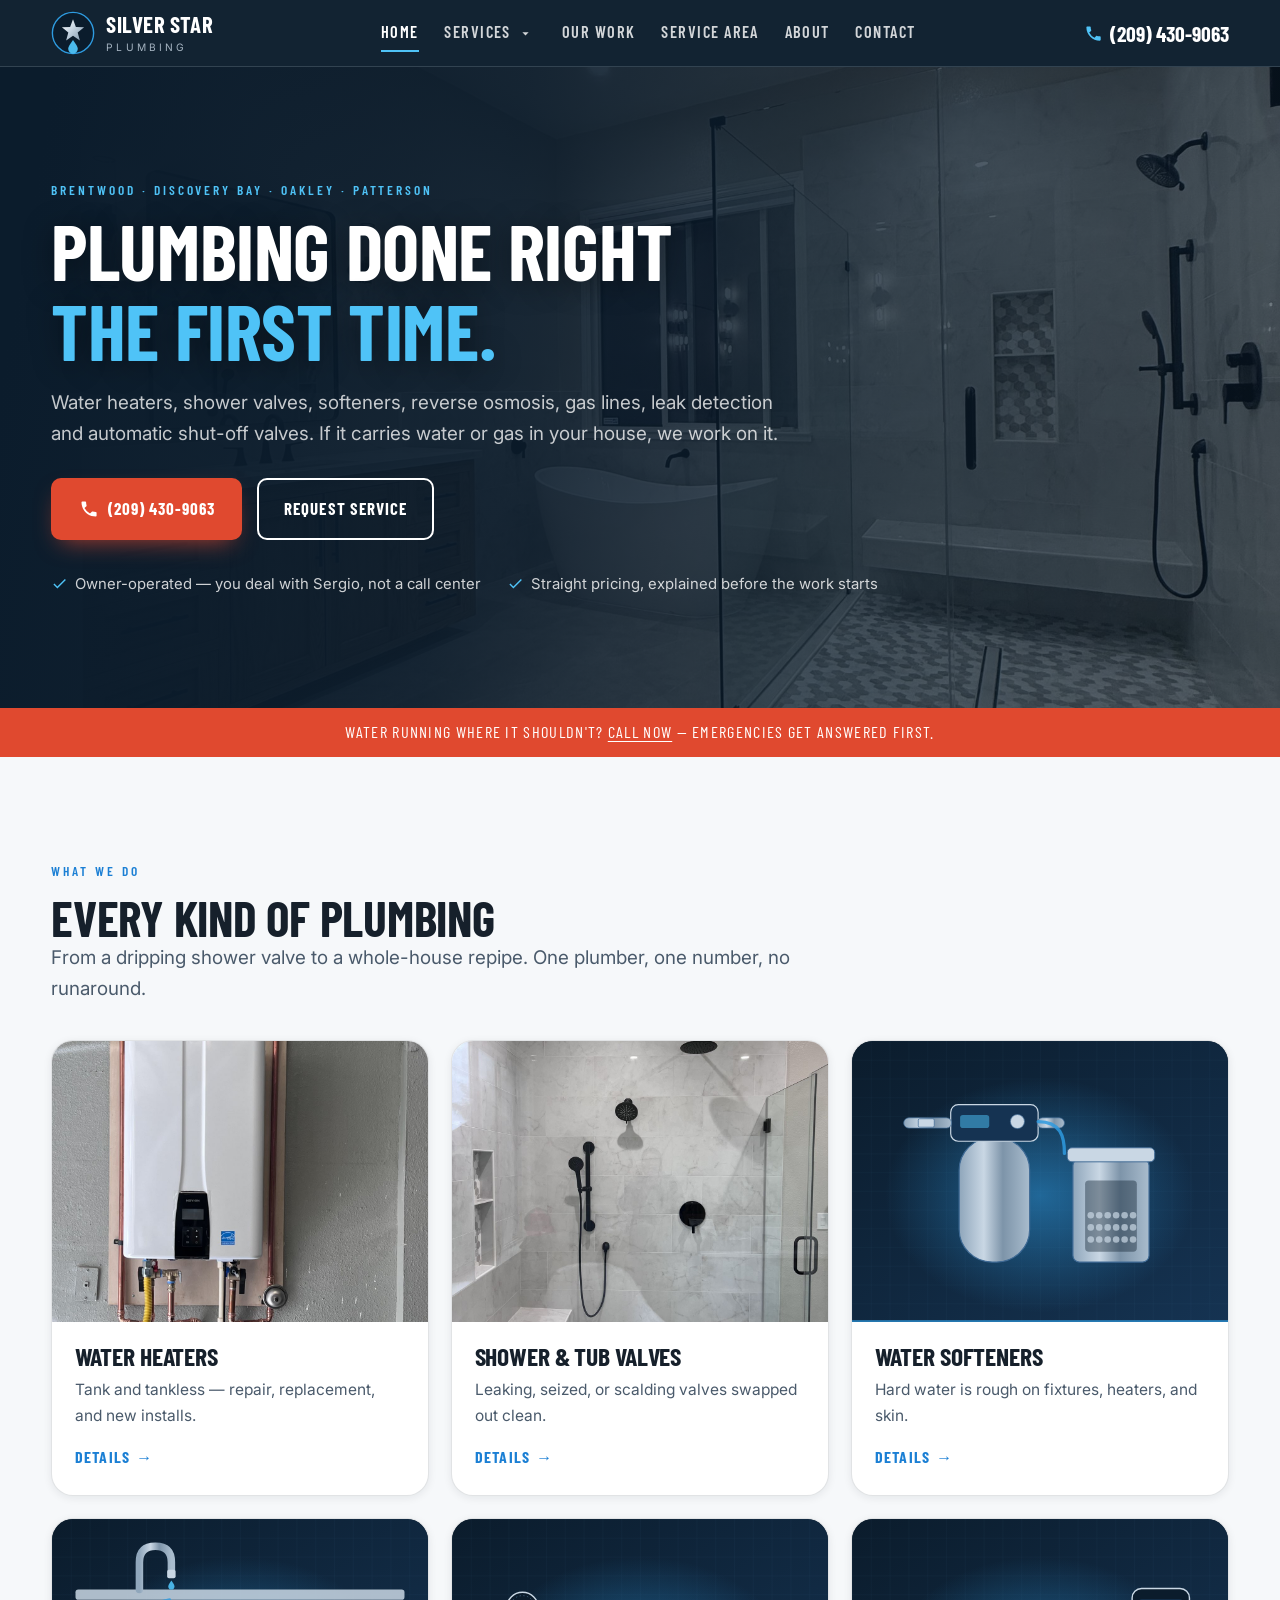
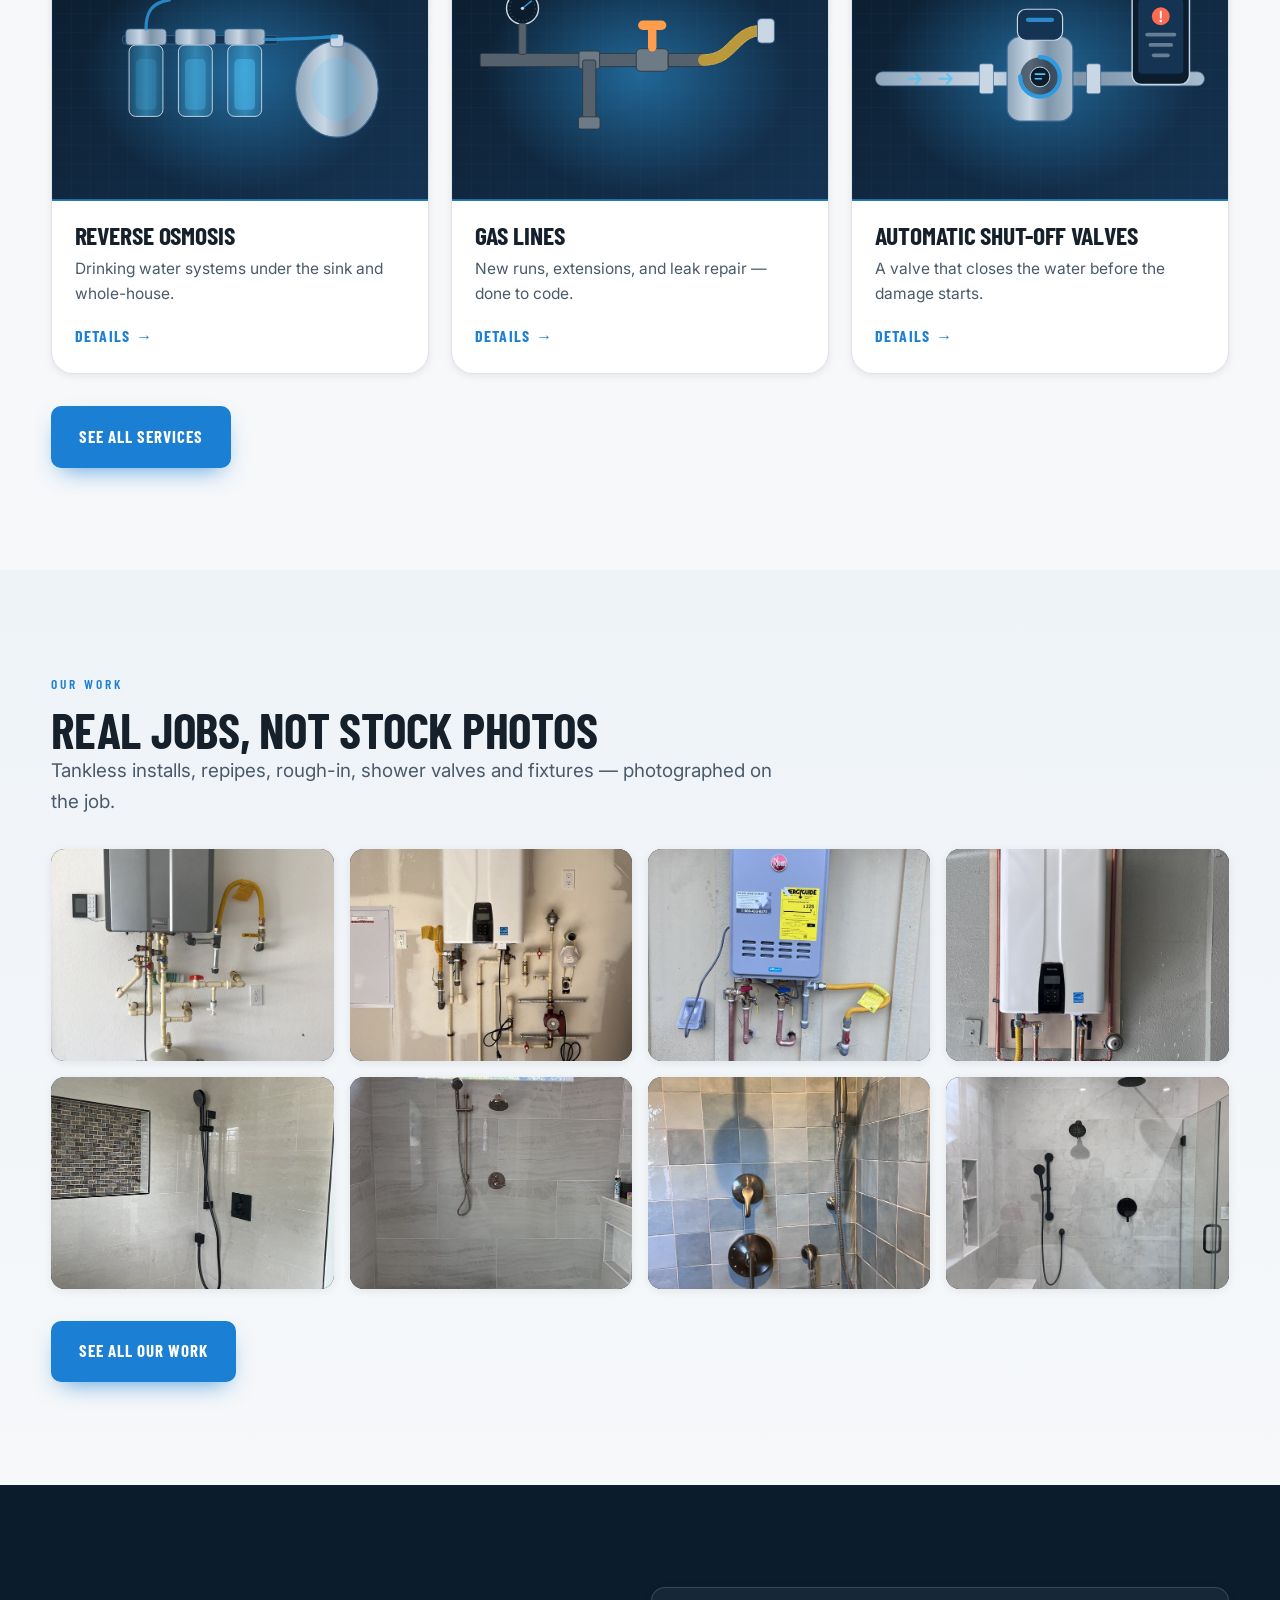
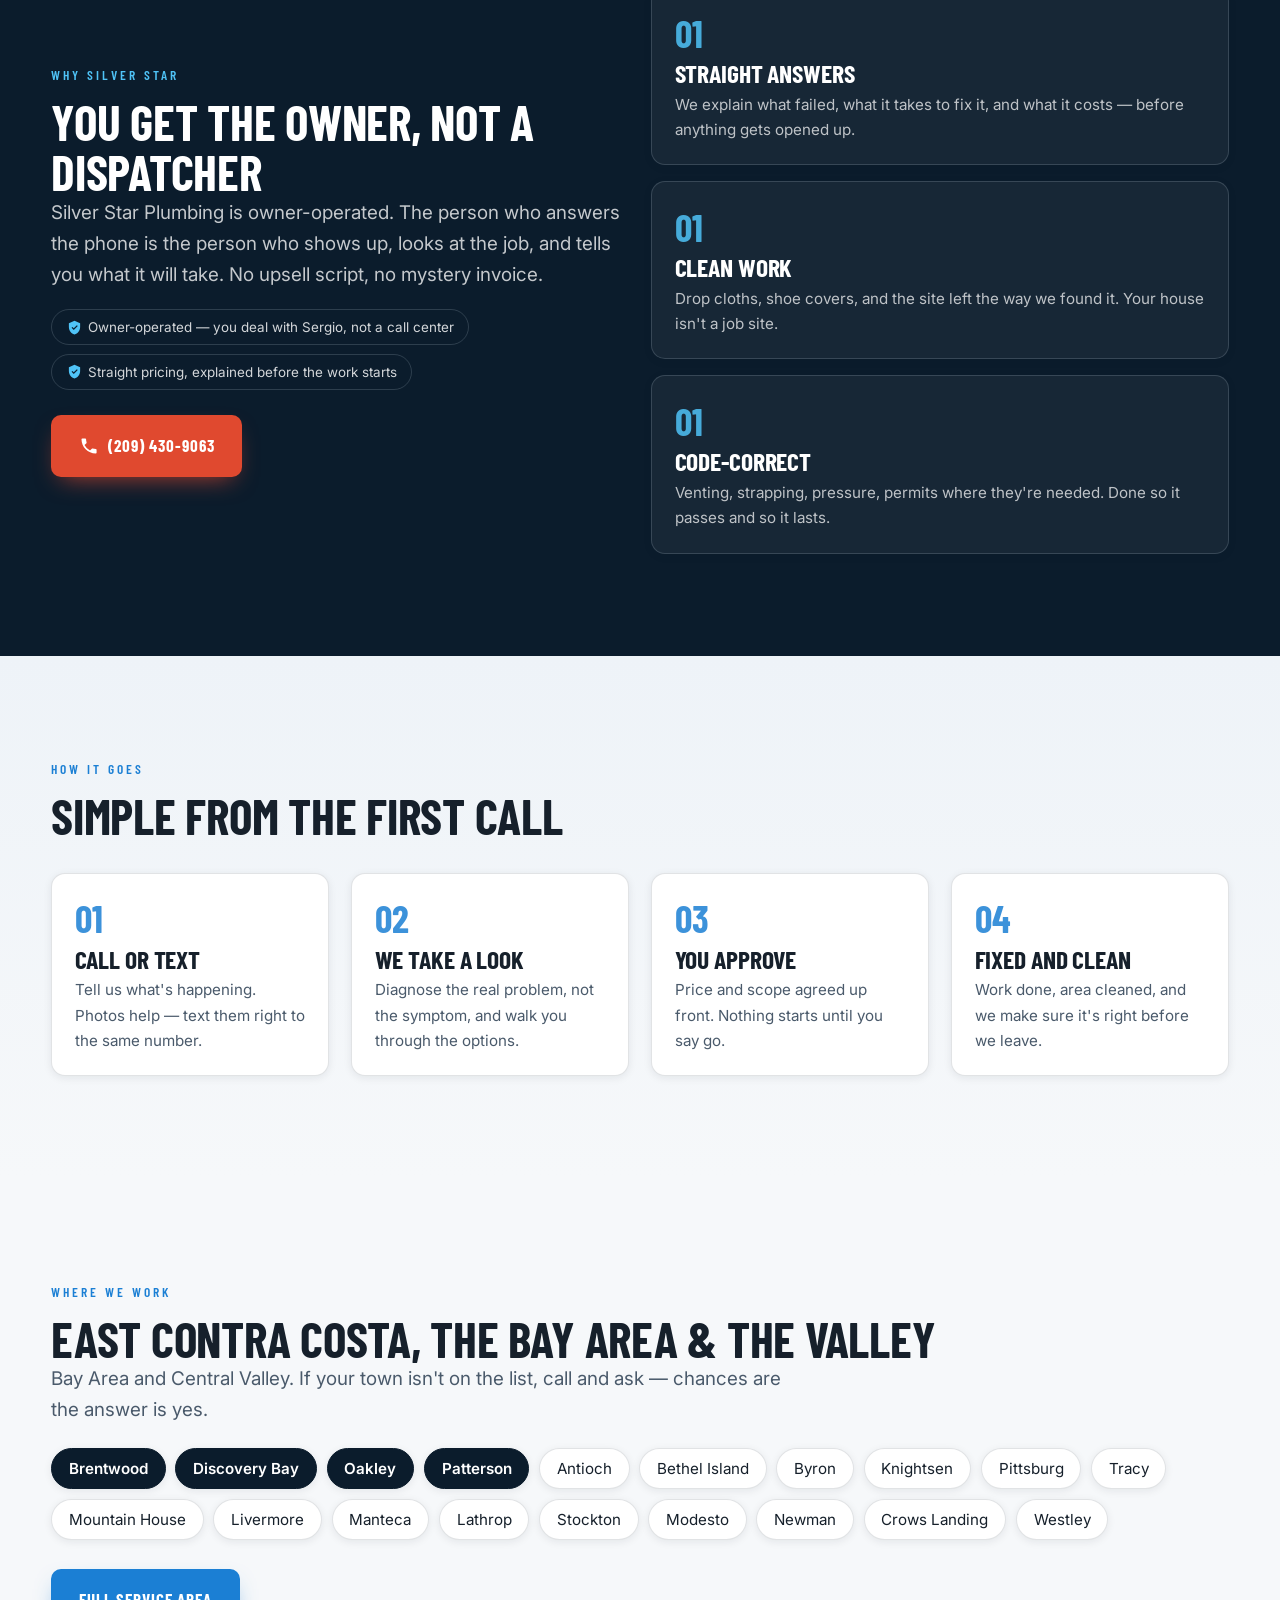
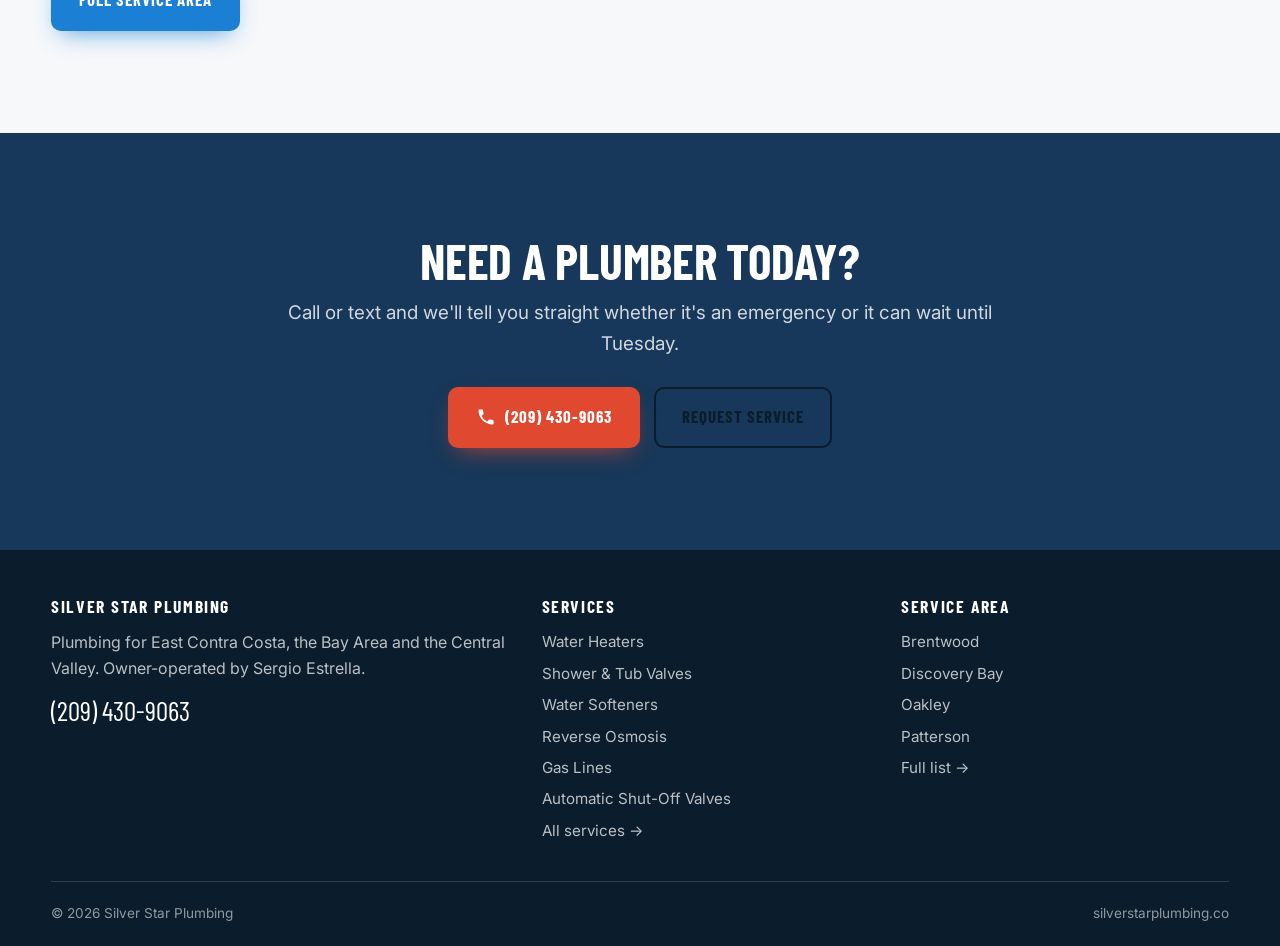
<file: index.html>
<!doctype html>
<html lang="en">
<head>
<meta charset="utf-8">
<meta name="viewport" content="width=device-width, initial-scale=1">
<title>Silver Star Plumbing — Brentwood, Discovery Bay, Oakley &amp; Patterson Plumber</title>
<meta name="description" content="Owner-operated plumbing for Brentwood, Discovery Bay, Oakley, Patterson and the surrounding Bay Area. Water heaters, shower valves, softeners, reverse osmosis, gas lines, leak detection and automatic shut-off valves.">
<link rel="canonical" href="https://silverstarplumbing.co/">
<meta property="og:title" content="Silver Star Plumbing">
<meta property="og:description" content="Water heaters, leak detection, gas lines, softeners and every other kind of plumbing — Brentwood, Discovery Bay, Oakley, Patterson and beyond.">
<meta property="og:type" content="website">
<meta property="og:url" content="https://silverstarplumbing.co/">
<meta property="og:image" content="https://silverstarplumbing.co/img/photos/hero.jpg">
<link rel="icon" href="img/logo.svg" type="image/svg+xml">
<link rel="preconnect" href="https://fonts.googleapis.com">
<link rel="preconnect" href="https://fonts.gstatic.com" crossorigin>
<link href="https://fonts.googleapis.com/css2?family=Barlow+Condensed:wght@600;700&family=Inter:wght@400;500;600;700&display=swap" rel="stylesheet">
<link rel="stylesheet" href="css/style.css">
</head>
<body>
<a class="skip" href="#main">Skip to content</a>
<header class="site-header" id="site-header"></header>

<main id="main">

  <!-- HERO -->
  <section class="hero on-dark">
    <div class="wrap">
      <p class="eyebrow light">Brentwood · Discovery Bay · Oakley · Patterson</p>
      <h1>Plumbing done right<span class="accent">the first time.</span></h1>
      <p class="lede">Water heaters, shower valves, softeners, reverse osmosis, gas lines, leak detection and automatic shut-off valves. If it carries water or gas in your house, we work on it.</p>
      <div class="hero-actions">
        <a class="btn btn-call" href="#" data-phone data-phone-text></a>
        <a class="btn btn-ghost" href="contact.html">Request Service</a>
      </div>
      <ul class="hero-trust" id="hero-trust"></ul>
    </div>
  </section>

  <div class="strip">
    Water running where it shouldn't? <a href="#" data-phone>Call now</a> — emergencies get answered first.
  </div>

  <!-- SERVICES -->
  <section>
    <div class="wrap">
      <p class="eyebrow">What we do</p>
      <h2>Every kind of plumbing</h2>
      <p class="lede" style="margin-bottom:2.2rem">From a dripping shower valve to a whole-house repipe. One plumber, one number, no runaround.</p>
      <div class="grid grid-3" id="service-grid" data-limit="6"></div>
      <p style="margin-top:2rem"><a class="btn btn-primary" href="services.html">See all services</a></p>
    </div>
  </section>

  <!-- RECENT WORK -->
  <section class="band-tint" id="work">
    <div class="wrap">
      <p class="eyebrow">Our work</p>
      <h2>Real jobs, not stock photos</h2>
      <p class="lede" style="margin-bottom:2rem">Tankless installs, repipes, rough-in, shower valves and fixtures — photographed on the job.</p>
      <div class="shots" id="shots" data-limit="8"></div>
      <p style="margin-top:2rem"><a class="btn btn-primary" href="work.html">See all our work</a></p>
    </div>
  </section>

  <!-- WHY -->
  <section class="band-dark on-dark">
    <div class="wrap">
      <div class="grid grid-2" style="align-items:center">
        <div>
          <p class="eyebrow light">Why Silver Star</p>
          <h2>You get the owner, not a dispatcher</h2>
          <p class="lede">Silver Star Plumbing is owner-operated. The person who answers the phone is the person who shows up, looks at the job, and tells you what it will take. No upsell script, no mystery invoice.</p>
          <div class="badge-row" id="badge-row"></div>
          <p style="margin-top:1.6rem"><a class="btn btn-call" href="#" data-phone data-phone-text></a></p>
        </div>
        <div class="grid" style="gap:1rem">
          <div class="step"><h3>Straight answers</h3><p>We explain what failed, what it takes to fix it, and what it costs — before anything gets opened up.</p></div>
          <div class="step"><h3>Clean work</h3><p>Drop cloths, shoe covers, and the site left the way we found it. Your house isn't a job site.</p></div>
          <div class="step"><h3>Code-correct</h3><p>Venting, strapping, pressure, permits where they're needed. Done so it passes and so it lasts.</p></div>
        </div>
      </div>
    </div>
  </section>

  <!-- PROCESS -->
  <section class="band-tint">
    <div class="wrap">
      <p class="eyebrow">How it goes</p>
      <h2>Simple from the first call</h2>
      <div class="grid grid-4 steps" style="margin-top:2rem">
        <div class="step"><h3>Call or text</h3><p>Tell us what's happening. Photos help — text them right to the same number.</p></div>
        <div class="step"><h3>We take a look</h3><p>Diagnose the real problem, not the symptom, and walk you through the options.</p></div>
        <div class="step"><h3>You approve</h3><p>Price and scope agreed up front. Nothing starts until you say go.</p></div>
        <div class="step"><h3>Fixed and clean</h3><p>Work done, area cleaned, and we make sure it's right before we leave.</p></div>
      </div>
    </div>
  </section>

  <!-- AREAS -->
  <section>
    <div class="wrap">
      <p class="eyebrow">Where we work</p>
      <h2>East Contra Costa, the Bay Area &amp; the Valley</h2>
      <p class="lede" id="area-note"></p>
      <div class="chips" id="area-chips"></div>
      <p style="margin-top:1.8rem"><a class="btn btn-primary" href="areas.html">Full service area</a></p>
    </div>
  </section>

  <!-- REVIEWS (renders only when real reviews exist in config) -->
  <section id="reviews-section" class="band-tint">
    <div class="wrap">
      <p class="eyebrow">Customers</p>
      <h2>What people say</h2>
      <div class="grid grid-3" id="review-grid" style="margin-top:2rem"></div>
    </div>
  </section>

  <!-- CTA -->
  <section class="cta-band">
    <div class="wrap">
      <h2>Need a plumber today?</h2>
      <p class="lede">Call or text and we'll tell you straight whether it's an emergency or it can wait until Tuesday.</p>
      <div class="cta-actions">
        <a class="btn btn-call" href="#" data-phone data-phone-text></a>
        <a class="btn btn-ghost" href="contact.html">Request Service</a>
      </div>
    </div>
  </section>

</main>

<footer class="site-footer" id="site-footer"></footer>
<div class="call-bar" id="call-bar"></div>

<script src="js/config.js"></script>
<script src="js/gallery-data.js"></script>
<script src="js/main.js"></script>
</body>
</html>
</file>
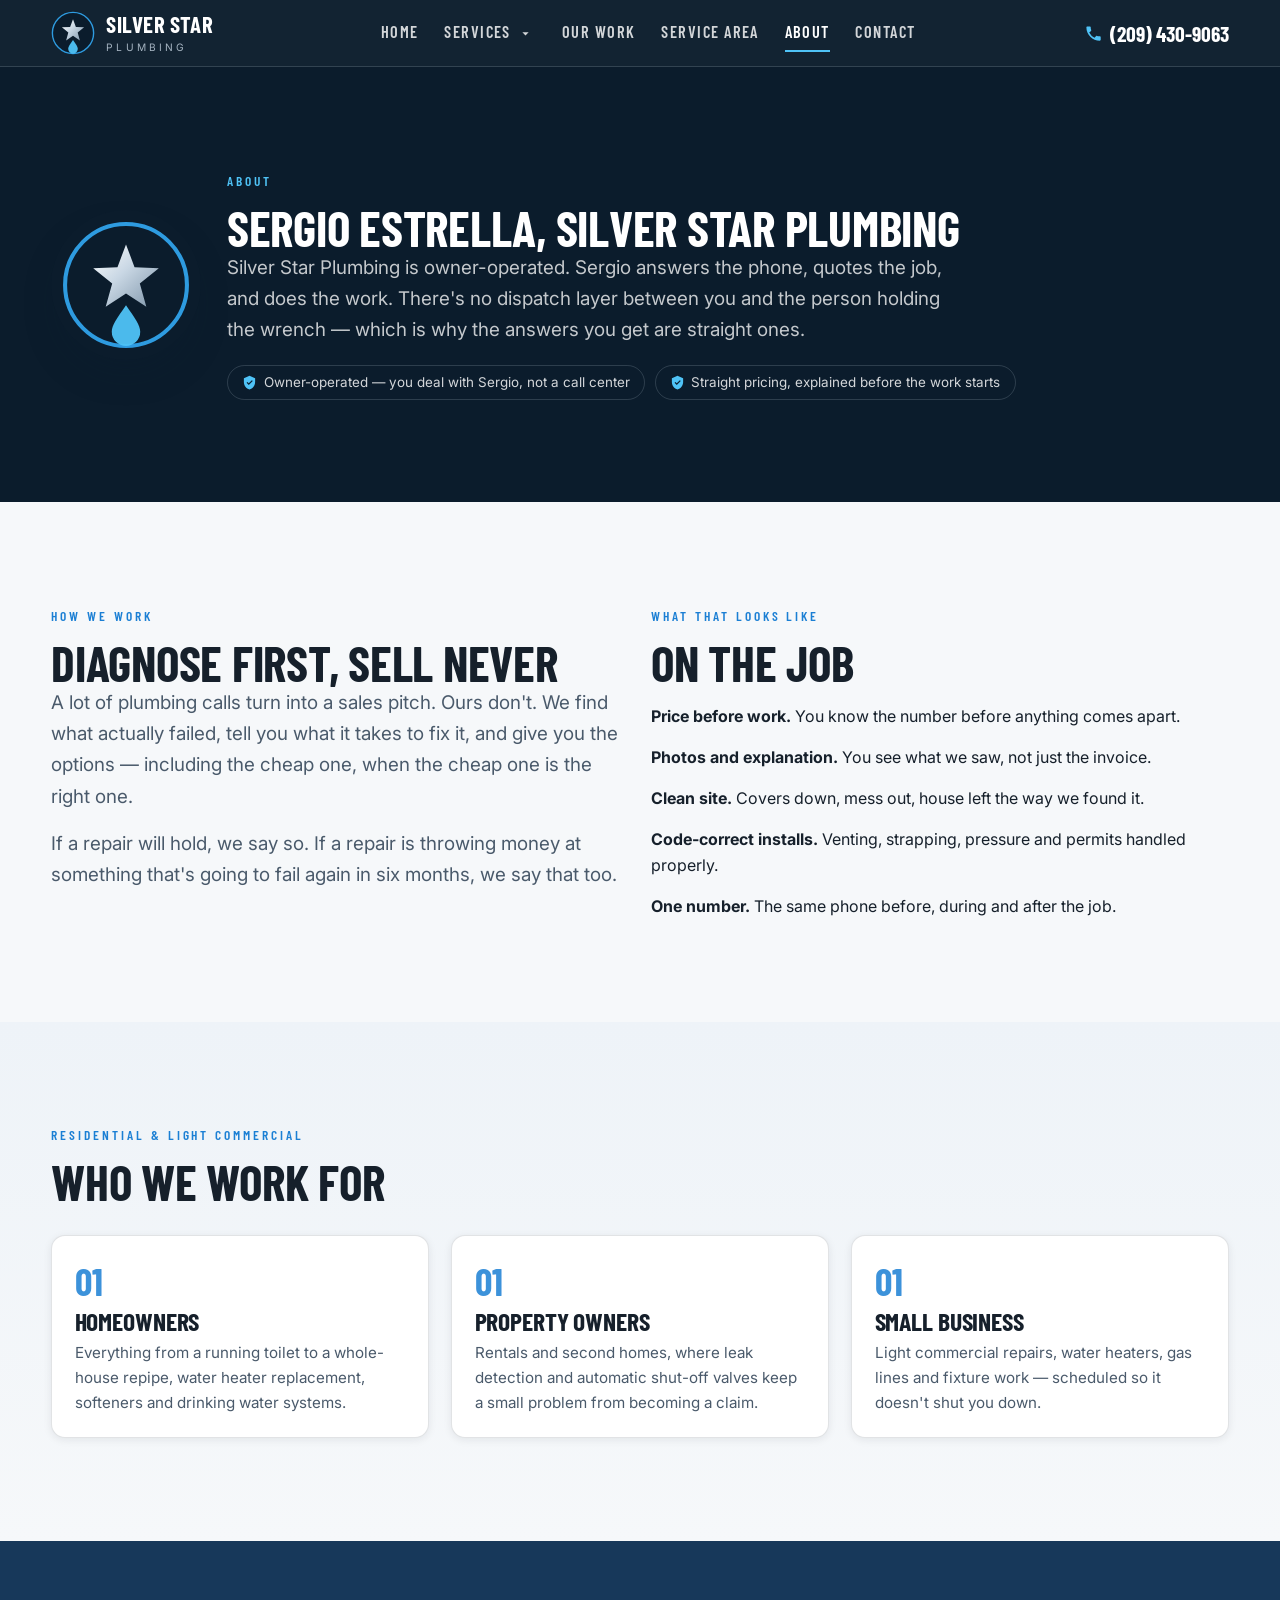
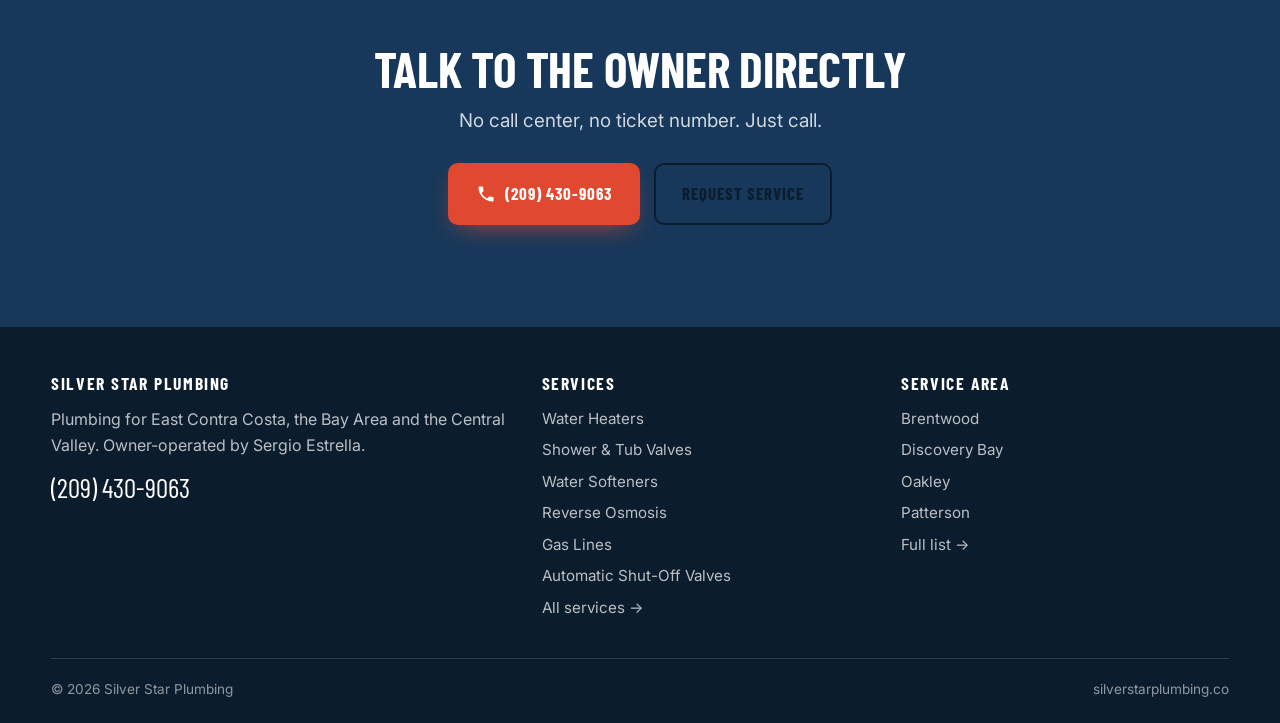
<file: about.html>
<!doctype html>
<html lang="en">
<head>
<meta charset="utf-8">
<meta name="viewport" content="width=device-width, initial-scale=1">
<title>About — Owner-Operated Plumbing | Silver Star Plumbing</title>
<meta name="description" content="Silver Star Plumbing is owner-operated by Sergio Estrella, serving Brentwood, Discovery Bay, Oakley, Patterson and the surrounding Bay Area and Central Valley.">
<link rel="canonical" href="https://silverstarplumbing.co/about.html">
<link rel="icon" href="img/logo.svg" type="image/svg+xml">
<link rel="preconnect" href="https://fonts.googleapis.com">
<link rel="preconnect" href="https://fonts.gstatic.com" crossorigin>
<link href="https://fonts.googleapis.com/css2?family=Barlow+Condensed:wght@600;700&family=Inter:wght@400;500;600;700&display=swap" rel="stylesheet">
<link rel="stylesheet" href="css/style.css">
</head>
<body>
<a class="skip" href="#main">Skip to content</a>
<header class="site-header" id="site-header"></header>

<main id="main">

  <section class="band-dark on-dark">
    <div class="wrap">
      <div class="owner-card">
        <div class="owner-mark"><img src="img/logo.svg" alt="Silver Star Plumbing" width="130" height="130"></div>
        <div>
          <p class="eyebrow light">About</p>
          <h2>Sergio Estrella, Silver Star Plumbing</h2>
          <p class="lede">Silver Star Plumbing is owner-operated. Sergio answers the phone, quotes the job, and does the work. There's no dispatch layer between you and the person holding the wrench — which is why the answers you get are straight ones.</p>
          <div class="badge-row" id="badge-row"></div>
        </div>
      </div>
    </div>
  </section>

  <section>
    <div class="wrap">
      <div class="grid grid-2">
        <div>
          <p class="eyebrow">How we work</p>
          <h2>Diagnose first, sell never</h2>
          <p class="lede">A lot of plumbing calls turn into a sales pitch. Ours don't. We find what actually failed, tell you what it takes to fix it, and give you the options — including the cheap one, when the cheap one is the right one.</p>
          <p class="lede" style="margin-top:1rem">If a repair will hold, we say so. If a repair is throwing money at something that's going to fail again in six months, we say that too.</p>
        </div>
        <div>
          <p class="eyebrow">What that looks like</p>
          <h2>On the job</h2>
          <ul style="list-style:none;display:grid;gap:.9rem;margin-top:1rem">
            <li><strong>Price before work.</strong> You know the number before anything comes apart.</li>
            <li><strong>Photos and explanation.</strong> You see what we saw, not just the invoice.</li>
            <li><strong>Clean site.</strong> Covers down, mess out, house left the way we found it.</li>
            <li><strong>Code-correct installs.</strong> Venting, strapping, pressure and permits handled properly.</li>
            <li><strong>One number.</strong> The same phone before, during and after the job.</li>
          </ul>
        </div>
      </div>
    </div>
  </section>

  <section class="band-tint">
    <div class="wrap">
      <p class="eyebrow">Residential &amp; light commercial</p>
      <h2>Who we work for</h2>
      <div class="grid grid-3" style="margin-top:1.8rem">
        <div class="step"><h3>Homeowners</h3><p>Everything from a running toilet to a whole-house repipe, water heater replacement, softeners and drinking water systems.</p></div>
        <div class="step"><h3>Property owners</h3><p>Rentals and second homes, where leak detection and automatic shut-off valves keep a small problem from becoming a claim.</p></div>
        <div class="step"><h3>Small business</h3><p>Light commercial repairs, water heaters, gas lines and fixture work — scheduled so it doesn't shut you down.</p></div>
      </div>
    </div>
  </section>

  <section class="cta-band">
    <div class="wrap">
      <h2>Talk to the owner directly</h2>
      <p class="lede">No call center, no ticket number. Just call.</p>
      <div class="cta-actions">
        <a class="btn btn-call" href="#" data-phone data-phone-text></a>
        <a class="btn btn-ghost" href="contact.html">Request Service</a>
      </div>
    </div>
  </section>

</main>

<footer class="site-footer" id="site-footer"></footer>
<div class="call-bar" id="call-bar"></div>

<script src="js/config.js"></script>
<script src="js/main.js"></script>
</body>
</html>
</file>
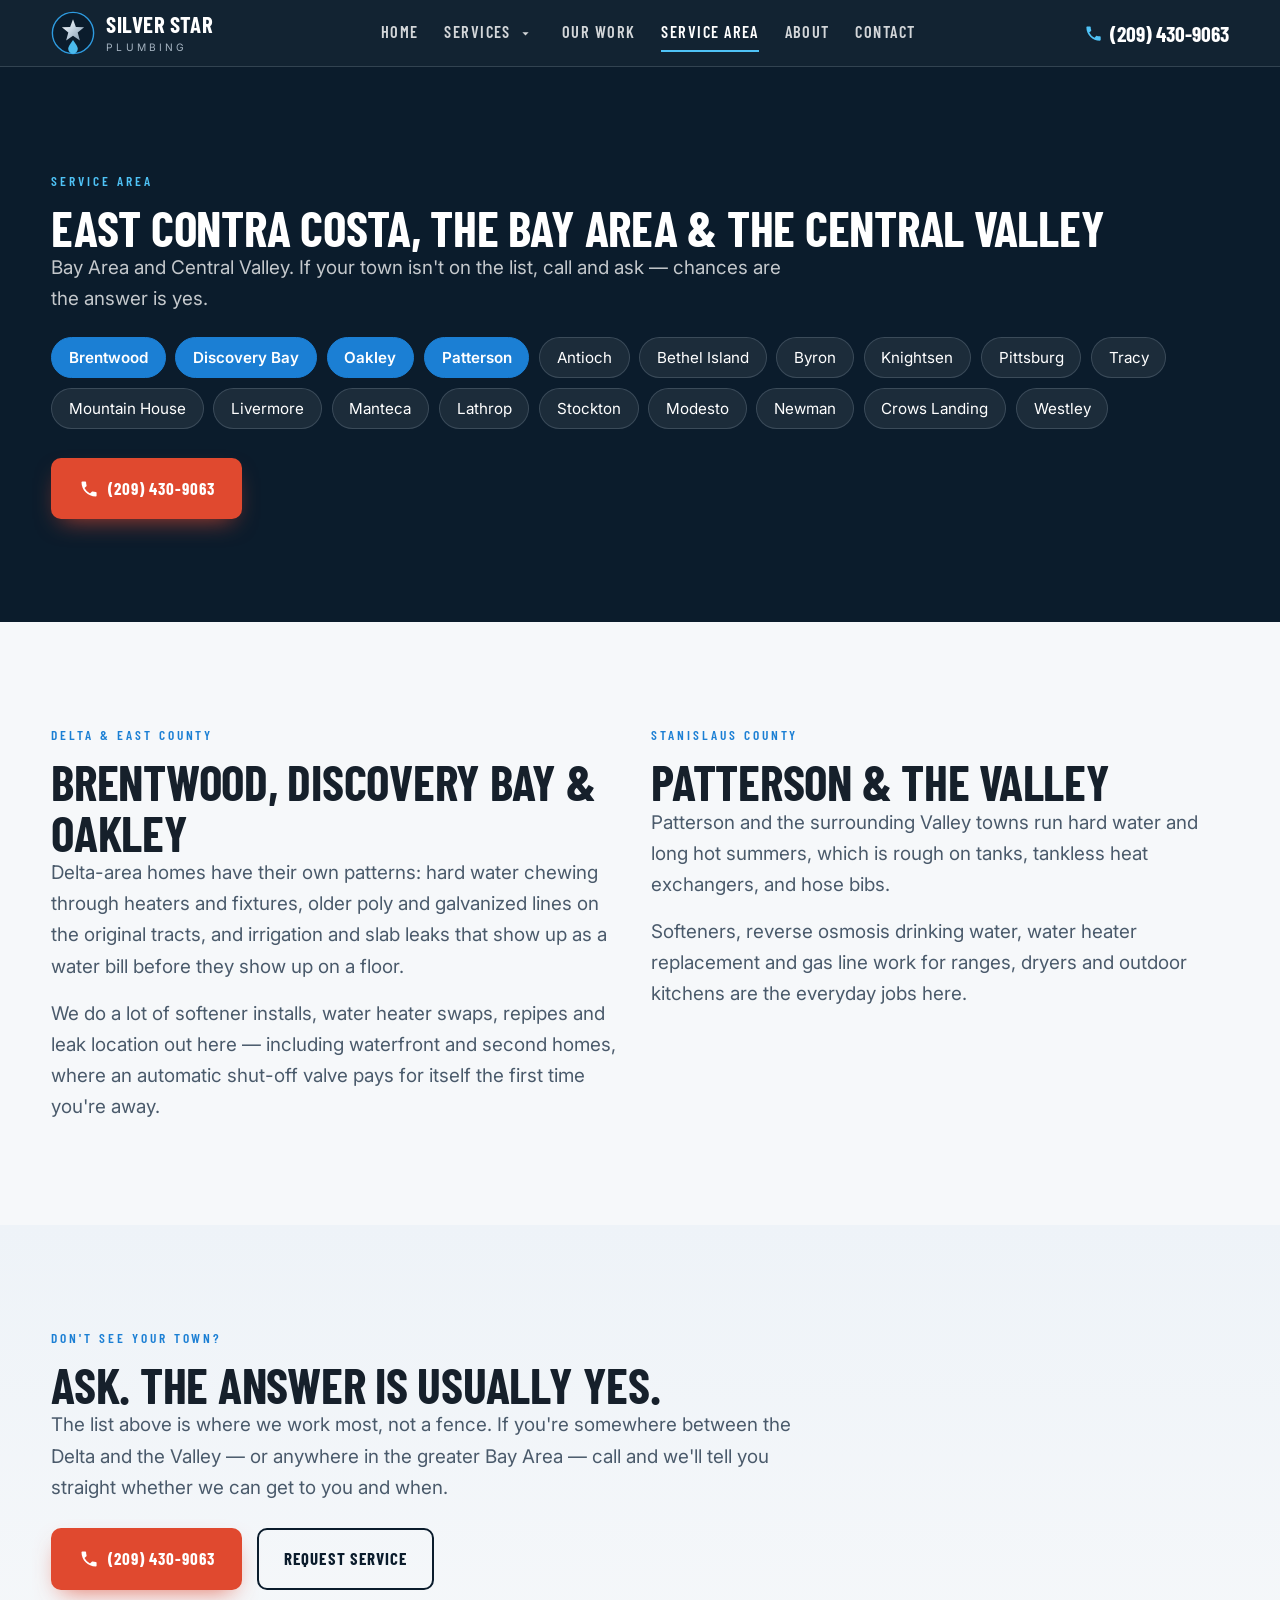
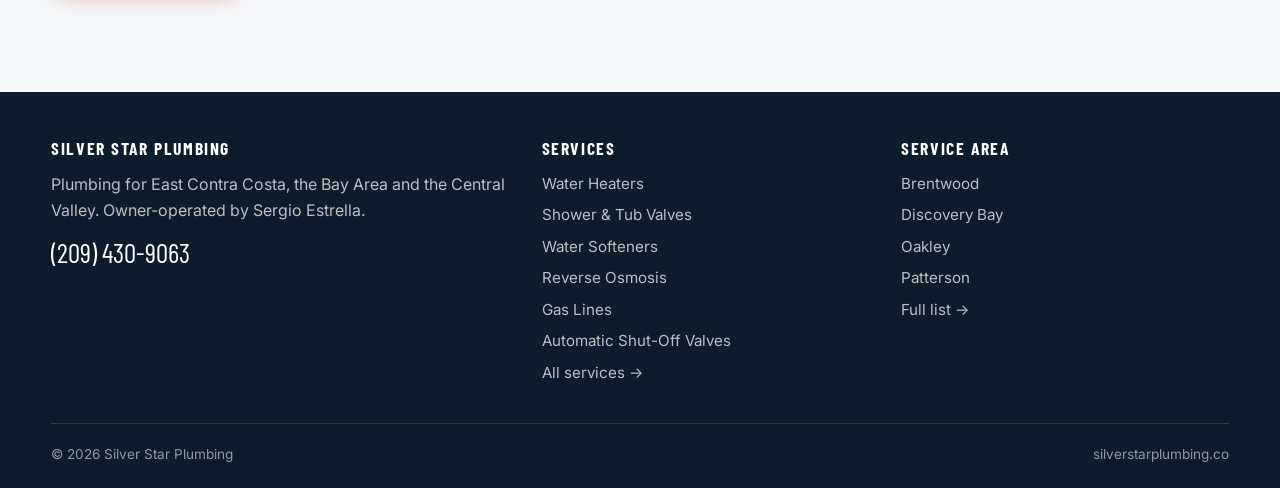
<file: areas.html>
<!doctype html>
<html lang="en">
<head>
<meta charset="utf-8">
<meta name="viewport" content="width=device-width, initial-scale=1">
<title>Service Area — Brentwood, Discovery Bay, Oakley, Patterson | Silver Star Plumbing</title>
<meta name="description" content="Silver Star Plumbing serves Brentwood, Discovery Bay, Oakley and Patterson, plus Antioch, Byron, Knightsen, Bethel Island, Tracy, Livermore, Manteca, Modesto and the surrounding Bay Area and Central Valley.">
<link rel="canonical" href="https://silverstarplumbing.co/areas.html">
<link rel="icon" href="img/logo.svg" type="image/svg+xml">
<link rel="preconnect" href="https://fonts.googleapis.com">
<link rel="preconnect" href="https://fonts.gstatic.com" crossorigin>
<link href="https://fonts.googleapis.com/css2?family=Barlow+Condensed:wght@600;700&family=Inter:wght@400;500;600;700&display=swap" rel="stylesheet">
<link rel="stylesheet" href="css/style.css">
</head>
<body>
<a class="skip" href="#main">Skip to content</a>
<header class="site-header" id="site-header"></header>

<main id="main">

  <section class="band-dark on-dark">
    <div class="wrap">
      <p class="eyebrow light">Service Area</p>
      <h2>East Contra Costa, the Bay Area &amp; the Central Valley</h2>
      <p class="lede" id="area-note"></p>
      <div class="chips" id="area-chips"></div>
      <p style="margin-top:1.8rem"><a class="btn btn-call" href="#" data-phone data-phone-text></a></p>
    </div>
  </section>

  <section>
    <div class="wrap">
      <div class="grid grid-2">
        <div>
          <p class="eyebrow">Delta &amp; East County</p>
          <h2>Brentwood, Discovery Bay &amp; Oakley</h2>
          <p class="lede">Delta-area homes have their own patterns: hard water chewing through heaters and fixtures, older poly and galvanized lines on the original tracts, and irrigation and slab leaks that show up as a water bill before they show up on a floor.</p>
          <p class="lede" style="margin-top:1rem">We do a lot of softener installs, water heater swaps, repipes and leak location out here — including waterfront and second homes, where an automatic shut-off valve pays for itself the first time you're away.</p>
        </div>
        <div>
          <p class="eyebrow">Stanislaus County</p>
          <h2>Patterson &amp; the Valley</h2>
          <p class="lede">Patterson and the surrounding Valley towns run hard water and long hot summers, which is rough on tanks, tankless heat exchangers, and hose bibs.</p>
          <p class="lede" style="margin-top:1rem">Softeners, reverse osmosis drinking water, water heater replacement and gas line work for ranges, dryers and outdoor kitchens are the everyday jobs here.</p>
        </div>
      </div>
    </div>
  </section>

  <section class="band-tint">
    <div class="wrap">
      <p class="eyebrow">Don't see your town?</p>
      <h2>Ask. The answer is usually yes.</h2>
      <p class="lede">The list above is where we work most, not a fence. If you're somewhere between the Delta and the Valley — or anywhere in the greater Bay Area — call and we'll tell you straight whether we can get to you and when.</p>
      <div class="cta-actions" style="justify-content:flex-start;margin-top:1.6rem">
        <a class="btn btn-call" href="#" data-phone data-phone-text></a>
        <a class="btn btn-ghost" href="contact.html">Request Service</a>
      </div>
    </div>
  </section>

</main>

<footer class="site-footer" id="site-footer"></footer>
<div class="call-bar" id="call-bar"></div>

<script src="js/config.js"></script>
<script src="js/main.js"></script>
</body>
</html>
</file>
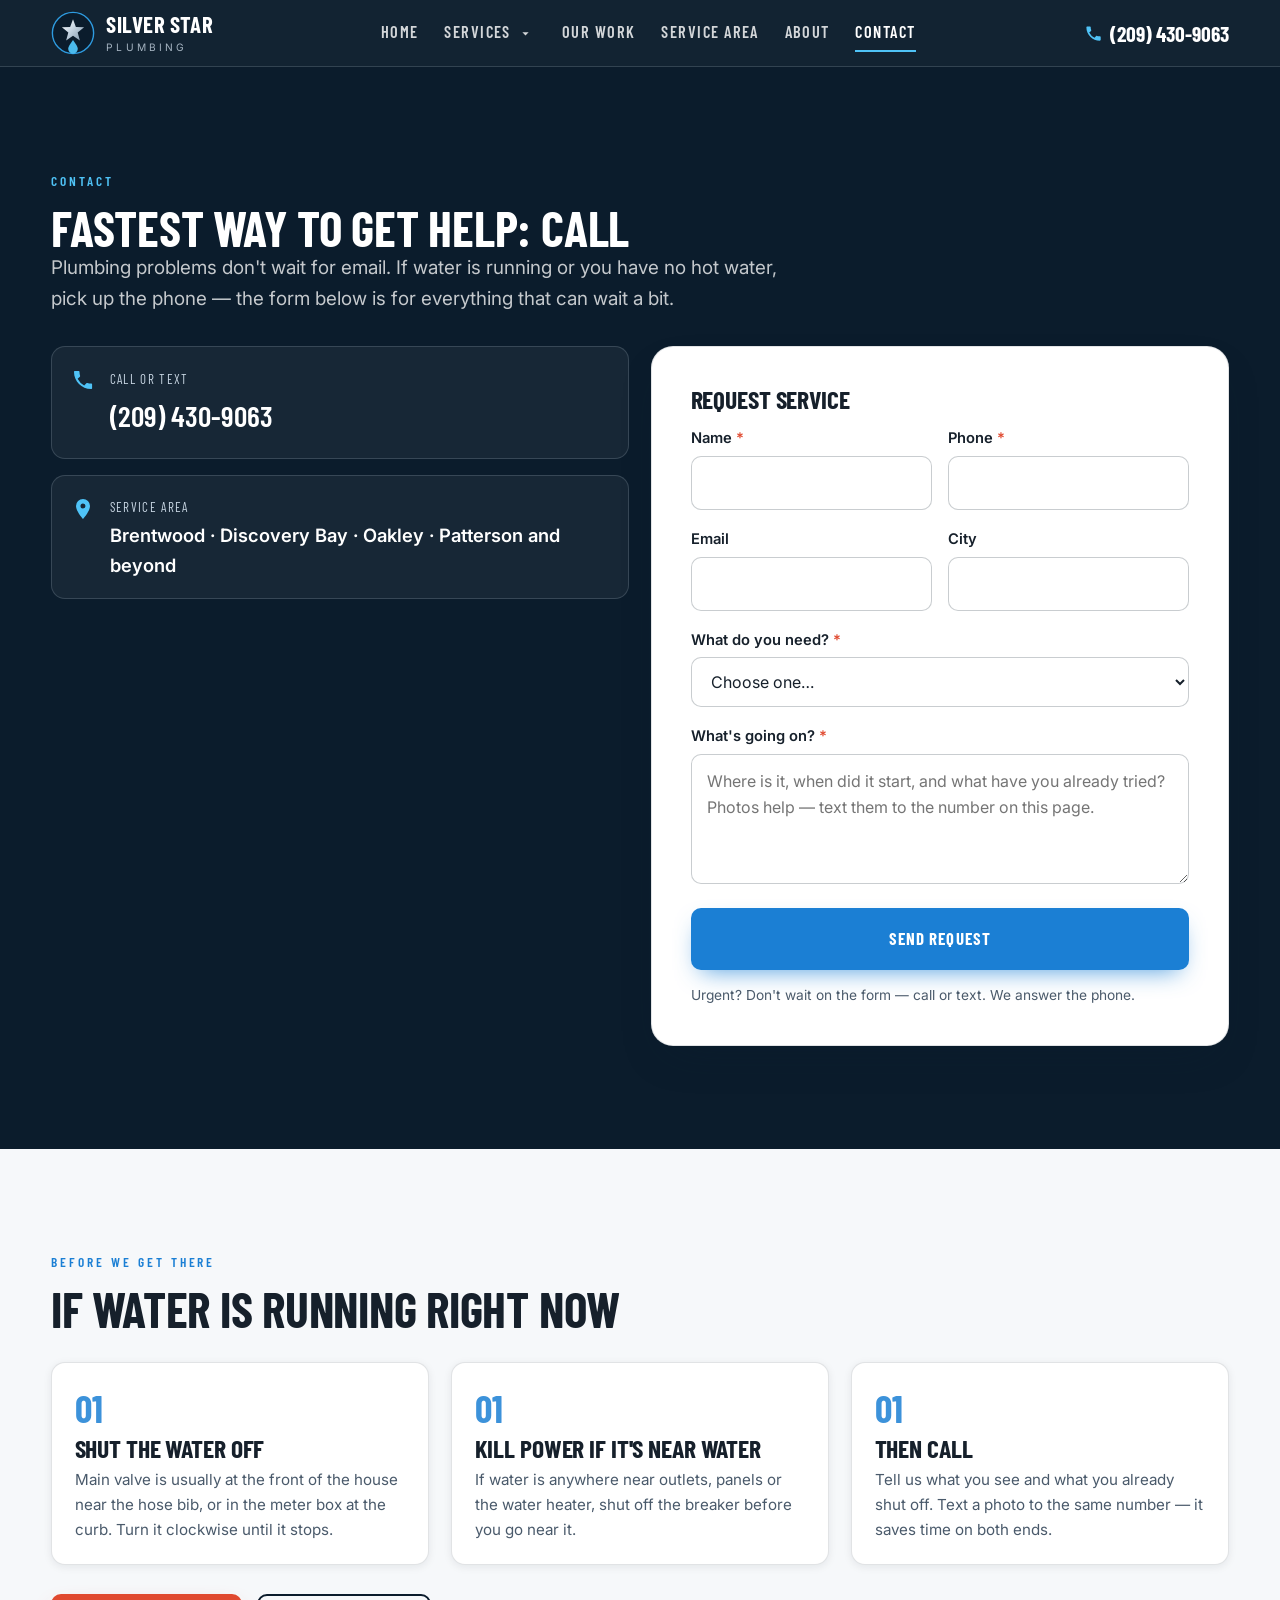
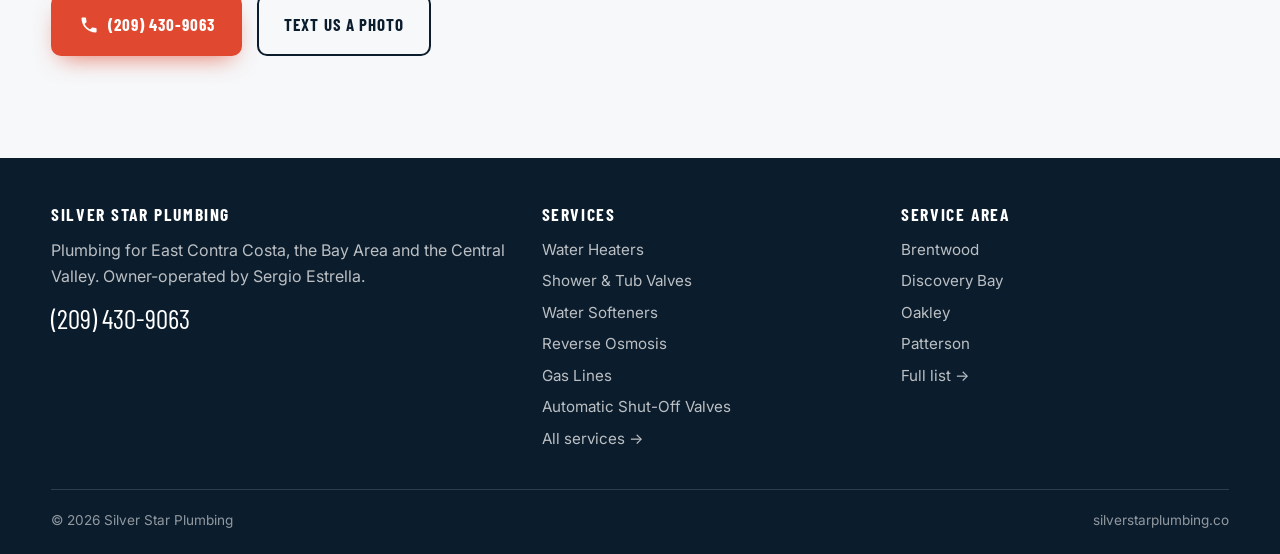
<file: contact.html>
<!doctype html>
<html lang="en">
<head>
<meta charset="utf-8">
<meta name="viewport" content="width=device-width, initial-scale=1">
<title>Contact — Request Plumbing Service | Silver Star Plumbing</title>
<meta name="description" content="Call, text or send a service request to Silver Star Plumbing. Serving Brentwood, Discovery Bay, Oakley, Patterson and the surrounding Bay Area and Central Valley.">
<link rel="canonical" href="https://silverstarplumbing.co/contact.html">
<link rel="icon" href="img/logo.svg" type="image/svg+xml">
<link rel="preconnect" href="https://fonts.googleapis.com">
<link rel="preconnect" href="https://fonts.gstatic.com" crossorigin>
<link href="https://fonts.googleapis.com/css2?family=Barlow+Condensed:wght@600;700&family=Inter:wght@400;500;600;700&display=swap" rel="stylesheet">
<link rel="stylesheet" href="css/style.css">
</head>
<body>
<a class="skip" href="#main">Skip to content</a>
<header class="site-header" id="site-header"></header>

<main id="main">

  <section class="band-dark on-dark">
    <div class="wrap">
      <p class="eyebrow light">Contact</p>
      <h2>Fastest way to get help: call</h2>
      <p class="lede" style="margin-bottom:2rem">Plumbing problems don't wait for email. If water is running or you have no hot water, pick up the phone — the form below is for everything that can wait a bit.</p>

      <div class="grid grid-2" style="align-items:start">
        <div class="contact-rail" id="contact-rail"></div>

        <div class="form-wrap" style="color:var(--ink)">
          <h3 style="margin-bottom:.9rem">Request service</h3>
          <form id="request-form" novalidate>
            <input type="text" name="_hp" tabindex="-1" autocomplete="off" style="position:absolute;left:-9999px" aria-hidden="true">

            <div class="field-row">
              <div class="field">
                <label for="f-name">Name <span class="req">*</span></label>
                <input id="f-name" name="name" type="text" autocomplete="name" required>
                <span class="field-error">We need a name.</span>
              </div>
              <div class="field">
                <label for="f-phone">Phone <span class="req">*</span></label>
                <input id="f-phone" name="phone" type="tel" autocomplete="tel" required>
                <span class="field-error">A 10-digit phone number, please.</span>
              </div>
            </div>

            <div class="field-row">
              <div class="field">
                <label for="f-email">Email</label>
                <input id="f-email" name="email" type="email" autocomplete="email">
              </div>
              <div class="field">
                <label for="f-city">City</label>
                <input id="f-city" name="city" type="text" autocomplete="address-level2">
              </div>
            </div>

            <div class="field">
              <label for="f-service">What do you need? <span class="req">*</span></label>
              <select id="f-service" name="service" required>
                <option value="">Choose one…</option>
              </select>
              <span class="field-error">Pick the closest match.</span>
            </div>

            <div class="field">
              <label for="f-message">What's going on? <span class="req">*</span></label>
              <textarea id="f-message" name="message" required placeholder="Where is it, when did it start, and what have you already tried? Photos help — text them to the number on this page."></textarea>
              <span class="field-error">A sentence or two is enough.</span>
            </div>

            <button class="btn btn-primary" type="submit" style="width:100%">Send Request</button>
            <p class="form-note">Urgent? Don't wait on the form — call or text. We answer the phone.</p>
            <div class="form-status" id="form-status" role="status" aria-live="polite"></div>
          </form>
        </div>
      </div>
    </div>
  </section>

  <section>
    <div class="wrap">
      <p class="eyebrow">Before we get there</p>
      <h2>If water is running right now</h2>
      <div class="grid grid-3" style="margin-top:1.8rem">
        <div class="step"><h3>Shut the water off</h3><p>Main valve is usually at the front of the house near the hose bib, or in the meter box at the curb. Turn it clockwise until it stops.</p></div>
        <div class="step"><h3>Kill power if it's near water</h3><p>If water is anywhere near outlets, panels or the water heater, shut off the breaker before you go near it.</p></div>
        <div class="step"><h3>Then call</h3><p>Tell us what you see and what you already shut off. Text a photo to the same number — it saves time on both ends.</p></div>
      </div>
      <div class="cta-actions" style="justify-content:flex-start;margin-top:1.8rem">
        <a class="btn btn-call" href="#" data-phone data-phone-text></a>
        <a class="btn btn-ghost" href="#" data-sms>Text us a photo</a>
      </div>
    </div>
  </section>

</main>

<footer class="site-footer" id="site-footer"></footer>
<div class="call-bar" id="call-bar"></div>

<script src="js/config.js"></script>
<script src="js/main.js"></script>
<script src="js/contact.js"></script>
</body>
</html>
</file>
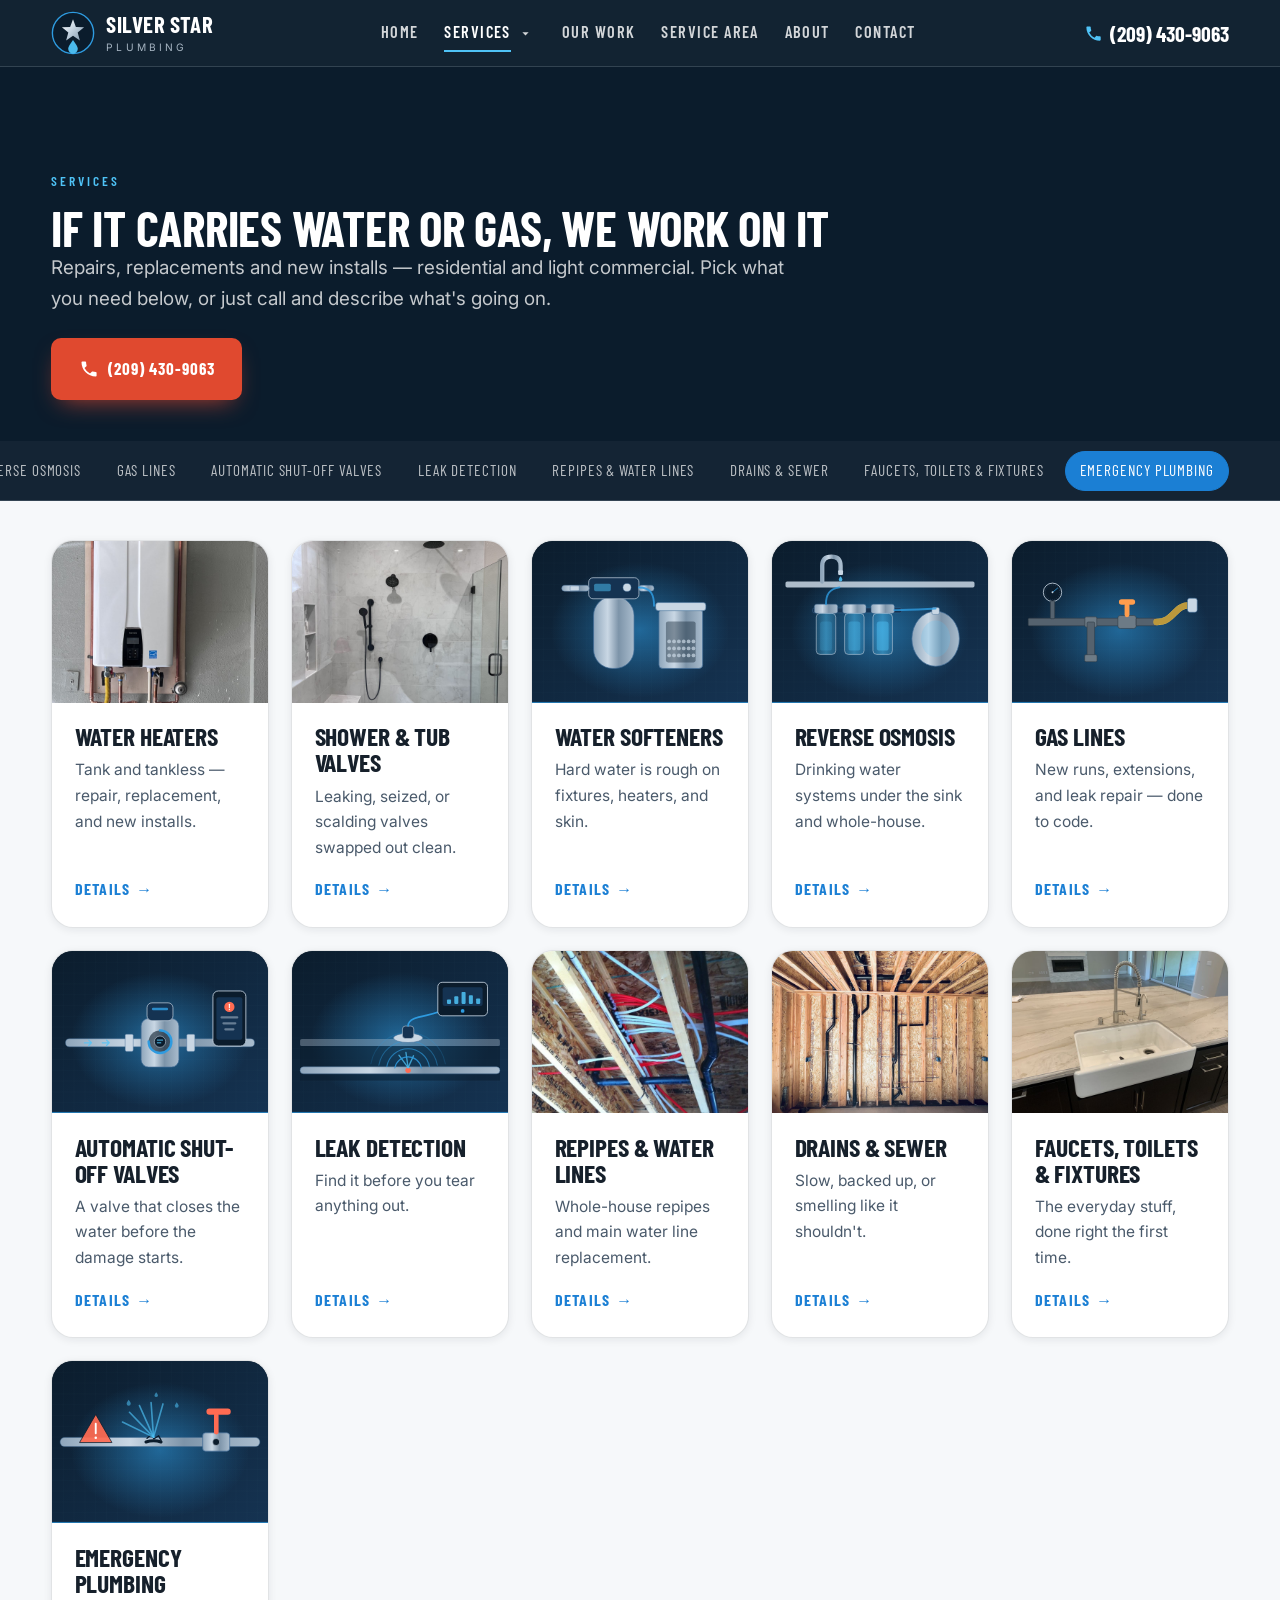
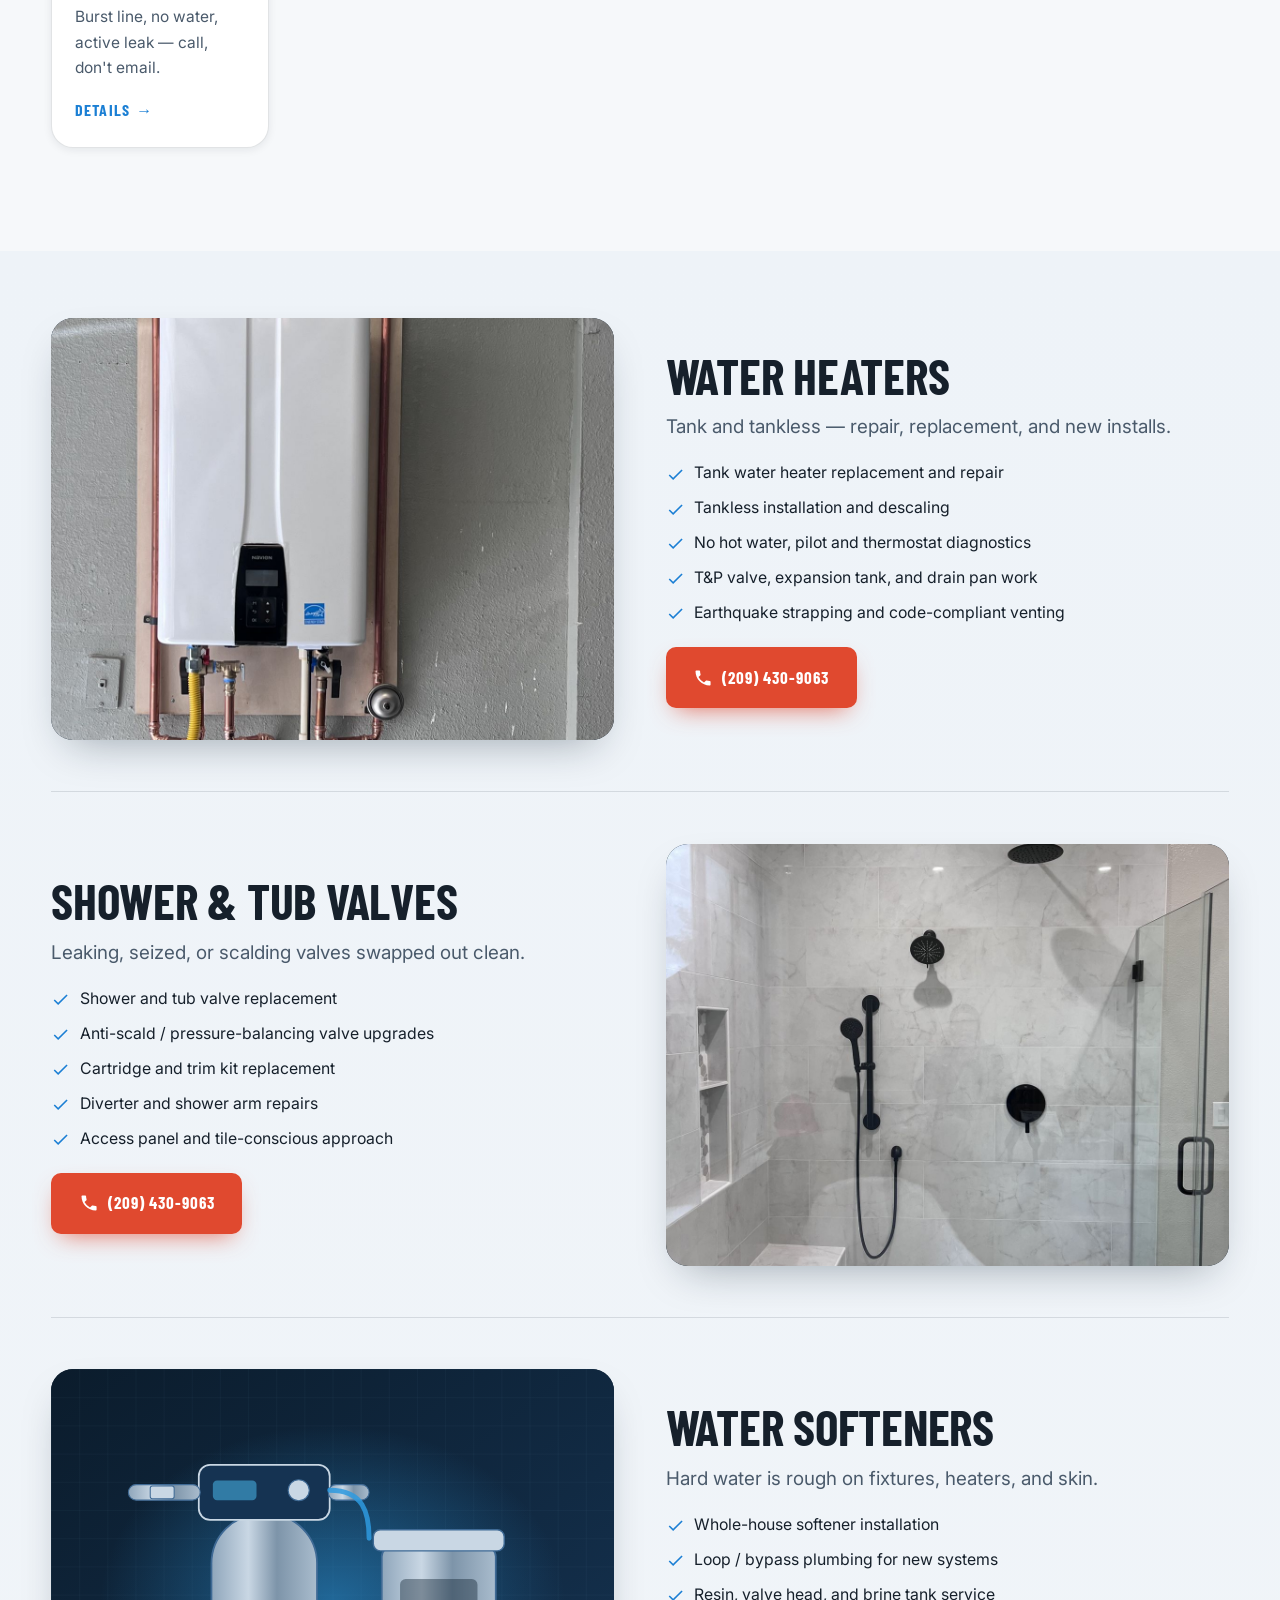
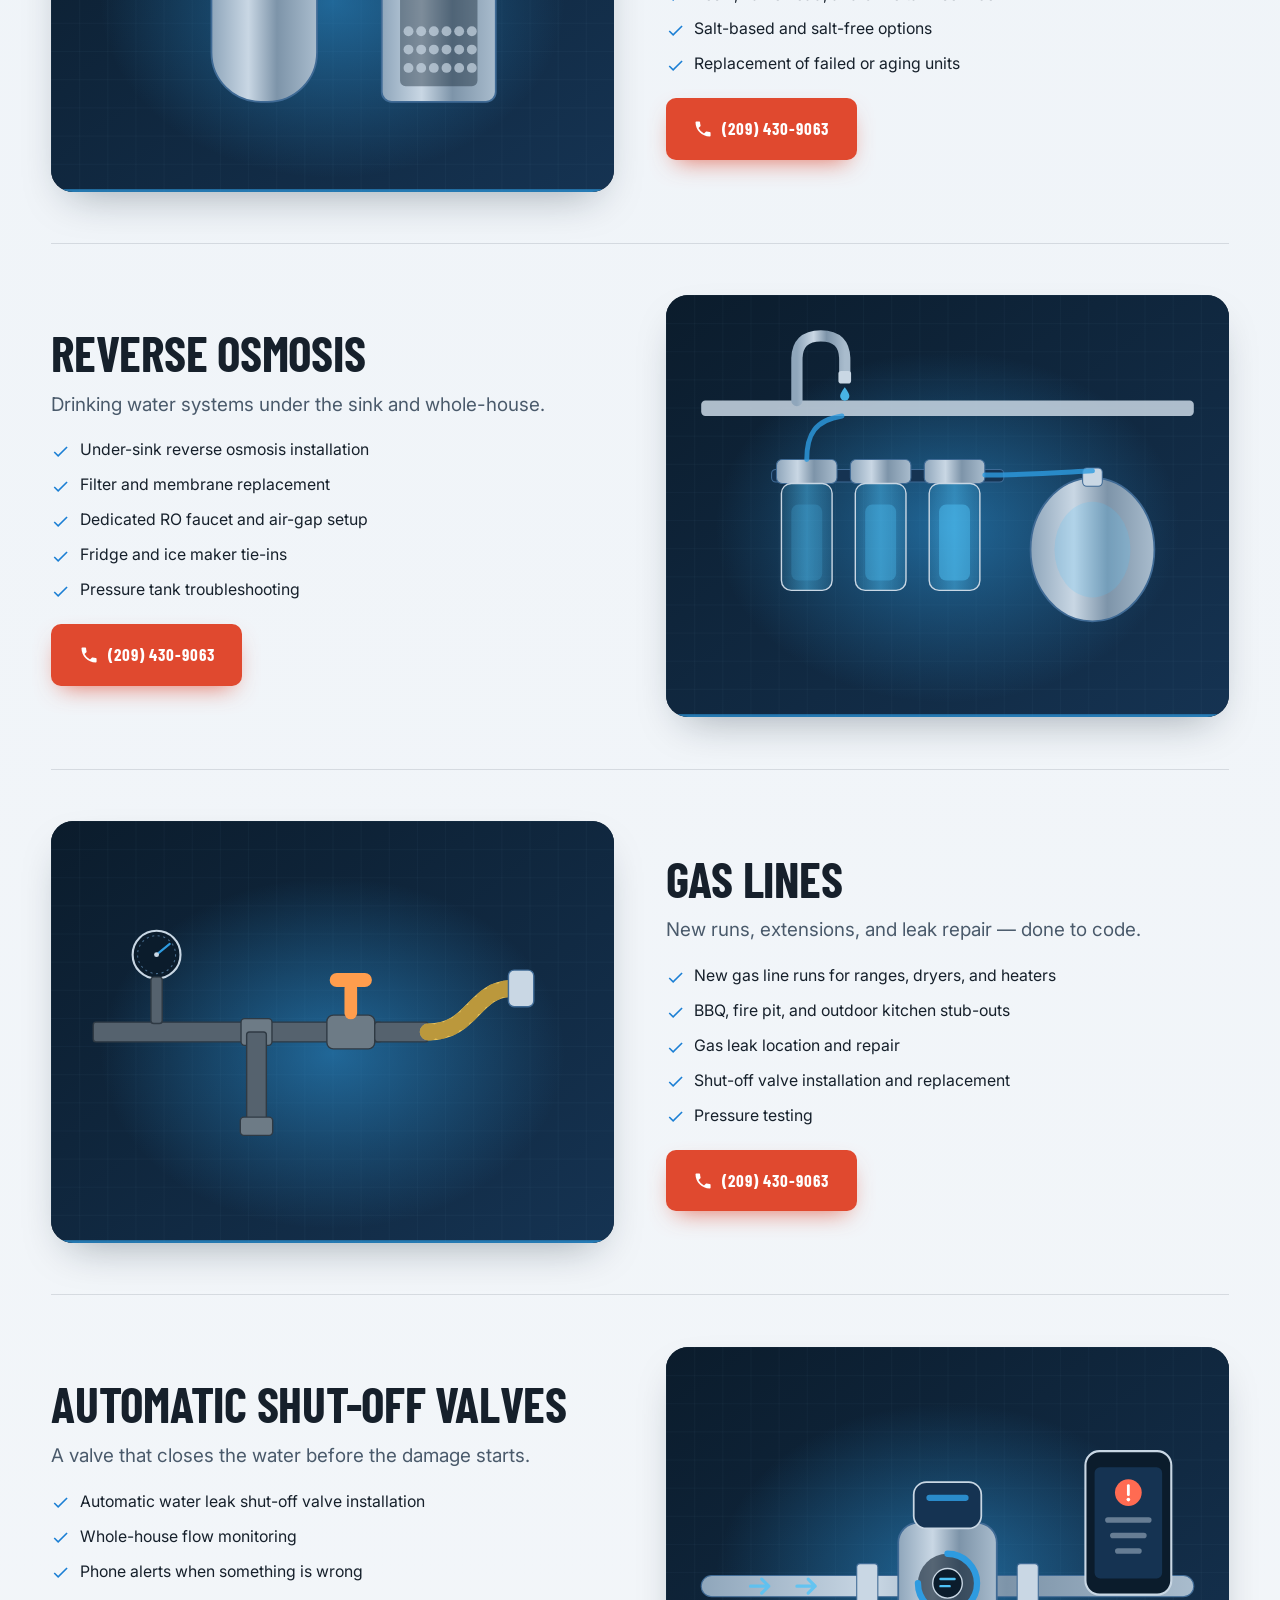
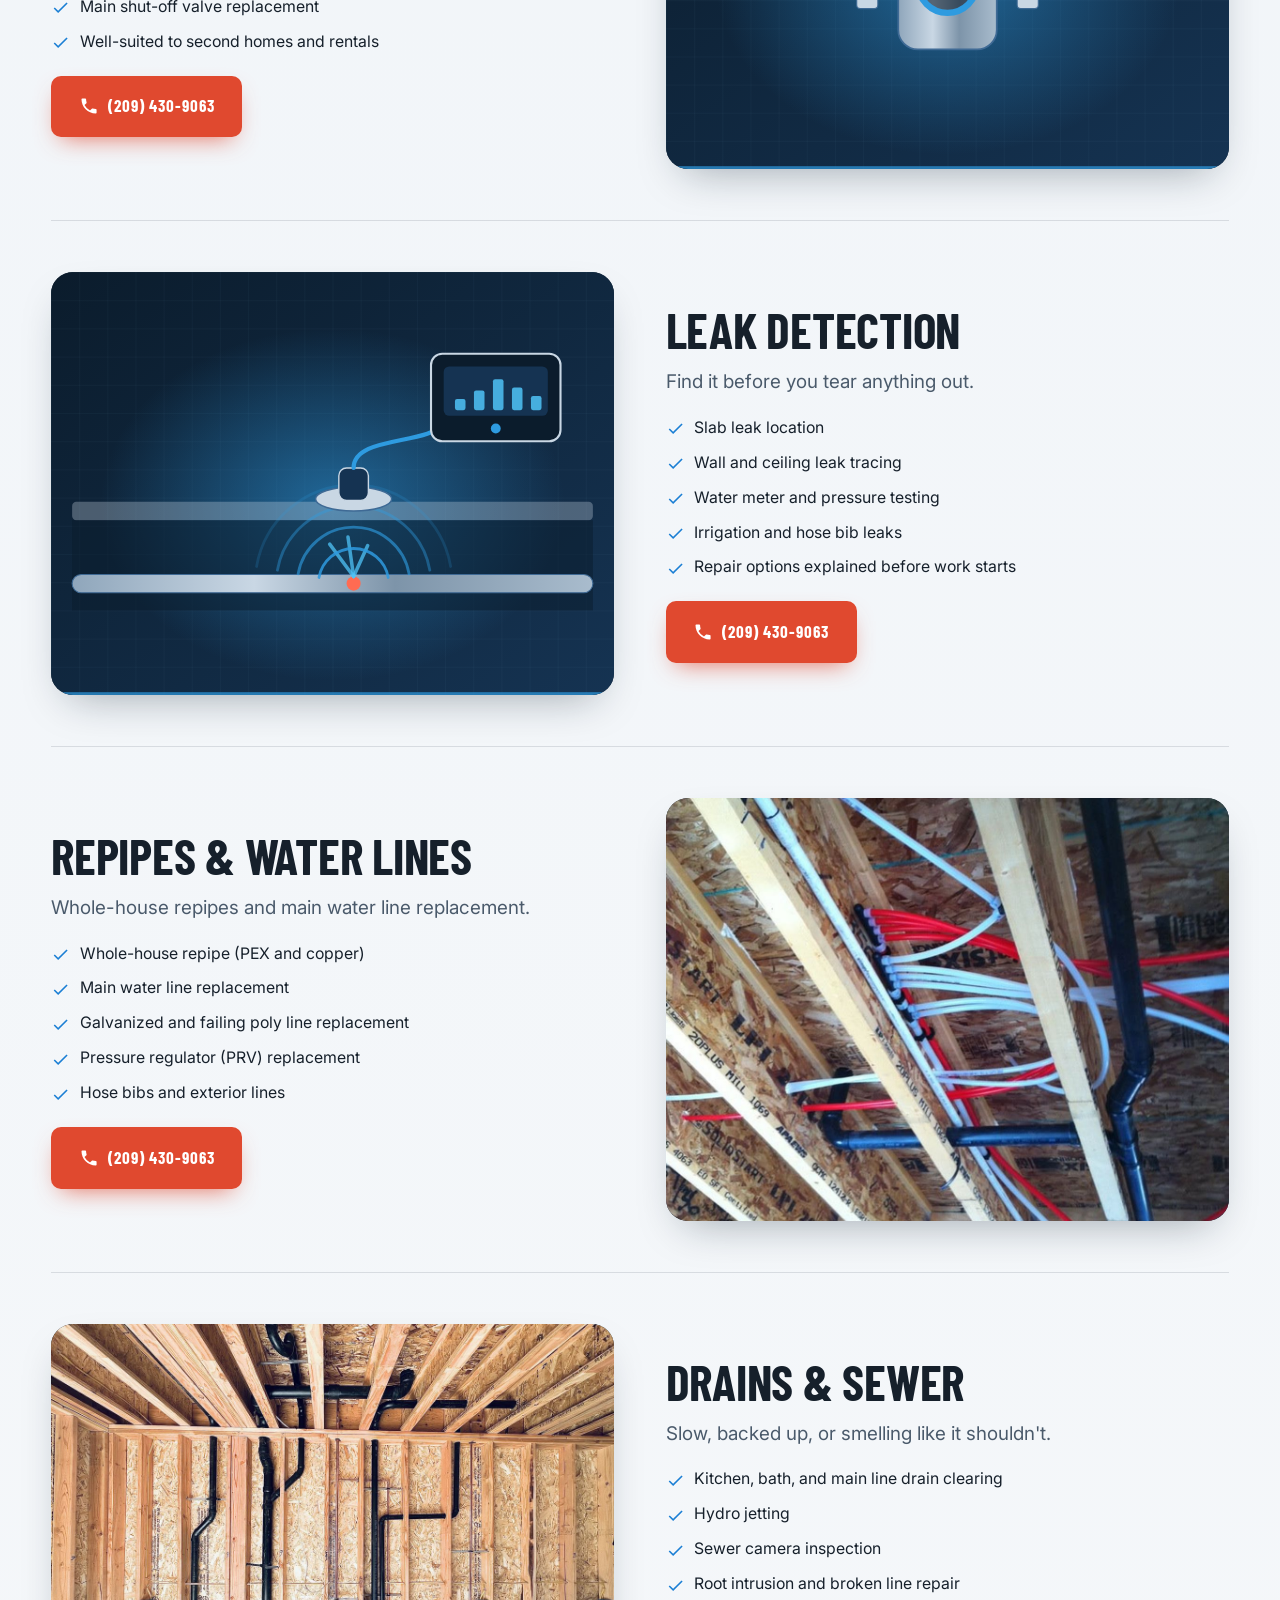
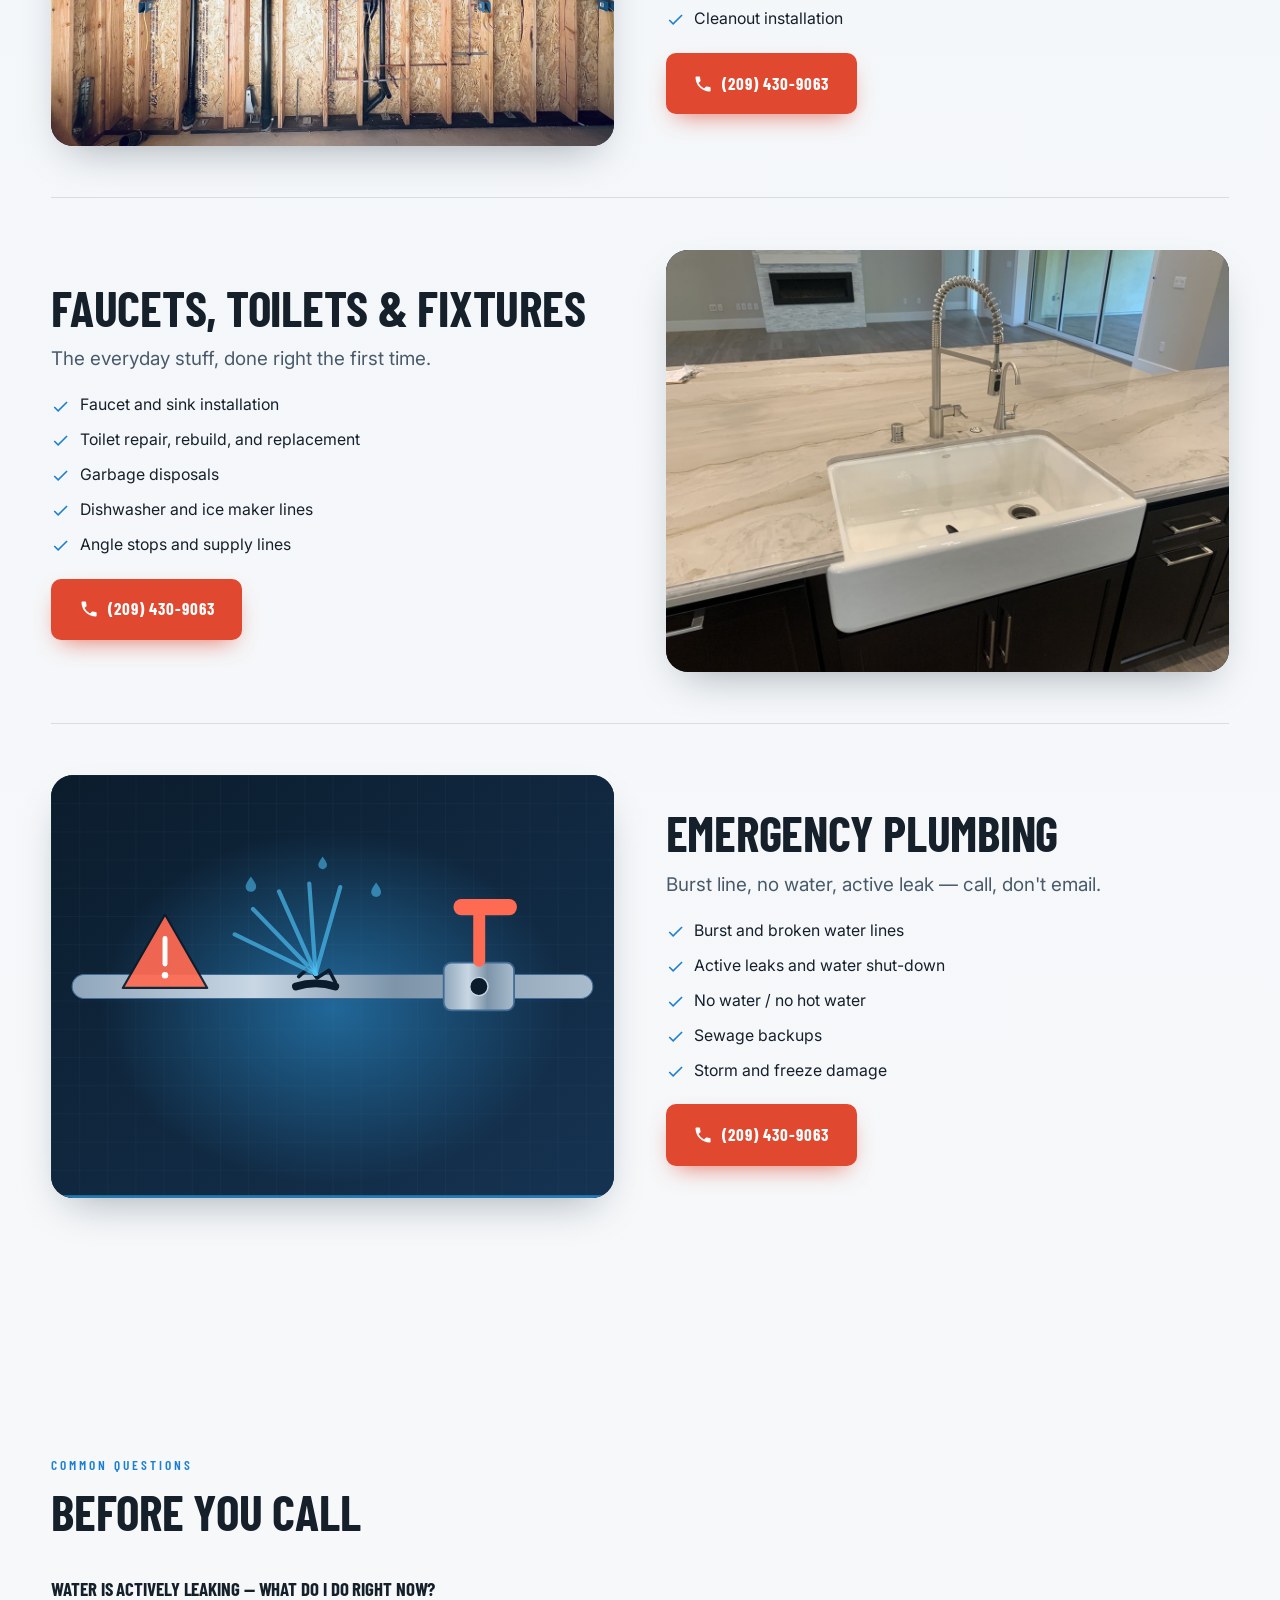
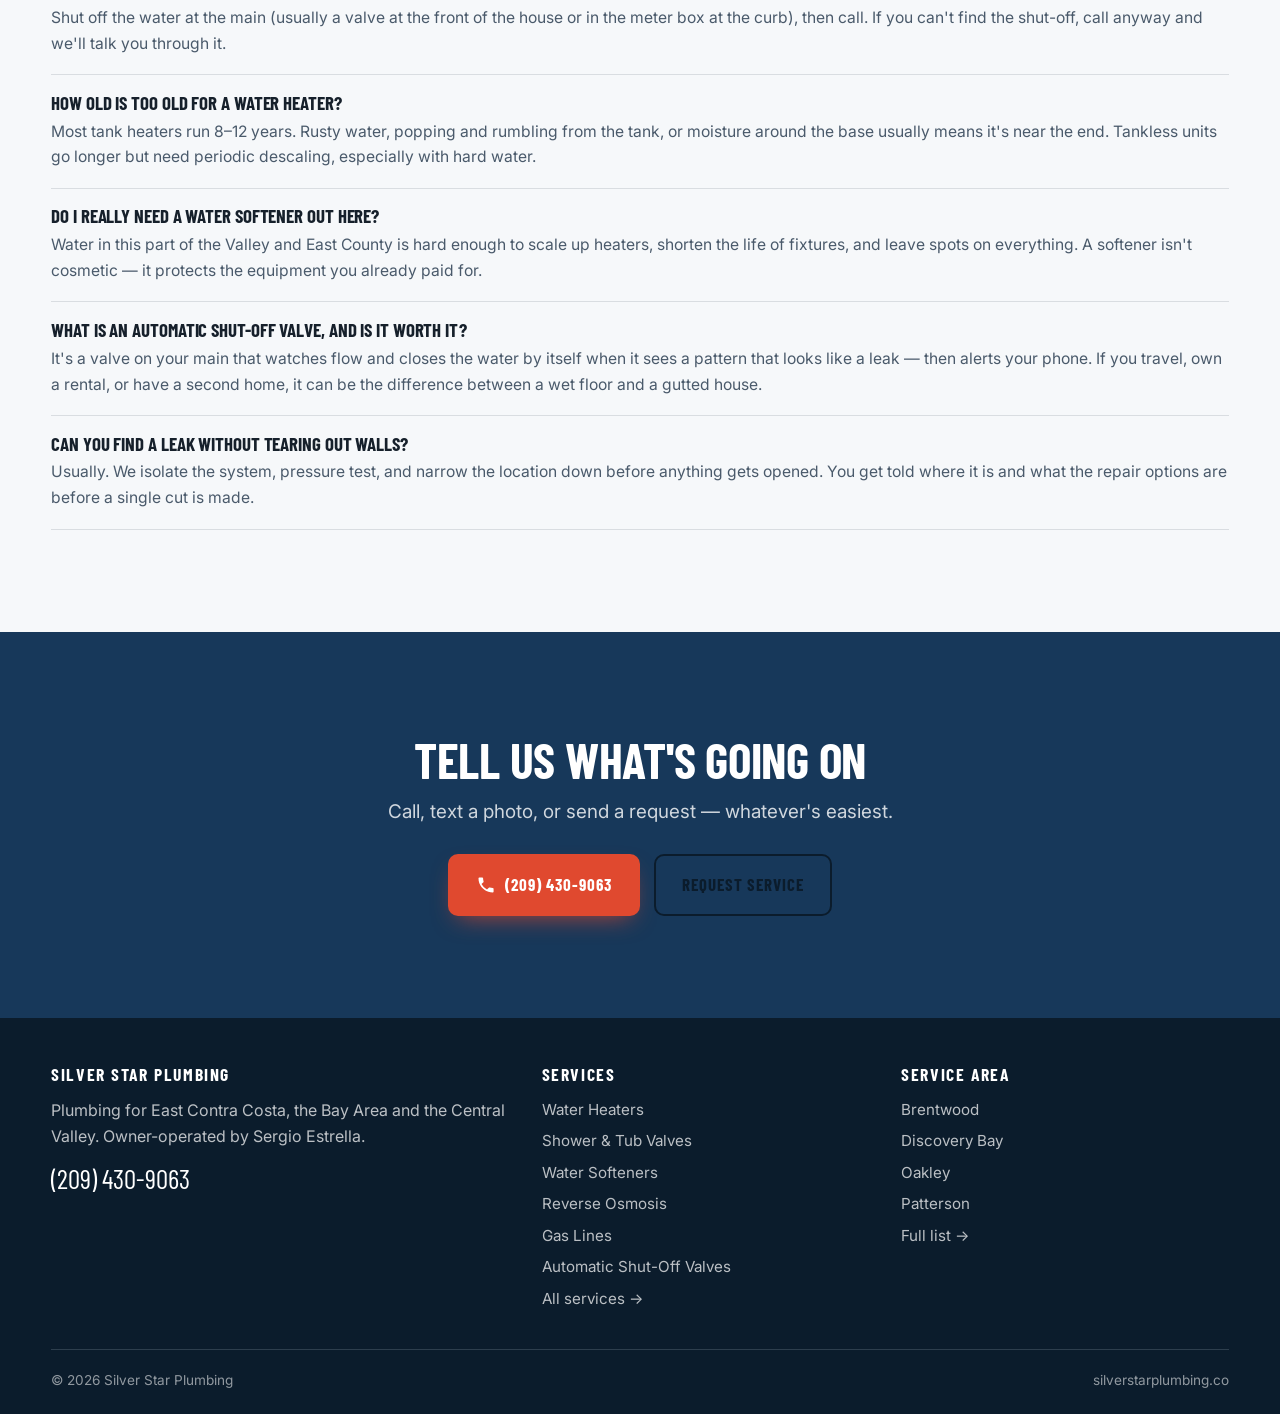
<file: services.html>
<!doctype html>
<html lang="en">
<head>
<meta charset="utf-8">
<meta name="viewport" content="width=device-width, initial-scale=1">
<title>Plumbing Services — Water Heaters, Gas Lines, Leak Detection | Silver Star Plumbing</title>
<meta name="description" content="Water heaters, shower and tub valves, water softeners, reverse osmosis, gas lines, automatic shut-off valves, leak detection, repipes, drains and fixtures — serving Brentwood, Discovery Bay, Oakley, Patterson and the surrounding Bay Area.">
<link rel="canonical" href="https://silverstarplumbing.co/services.html">
<link rel="icon" href="img/logo.svg" type="image/svg+xml">
<link rel="preconnect" href="https://fonts.googleapis.com">
<link rel="preconnect" href="https://fonts.gstatic.com" crossorigin>
<link href="https://fonts.googleapis.com/css2?family=Barlow+Condensed:wght@600;700&family=Inter:wght@400;500;600;700&display=swap" rel="stylesheet">
<link rel="stylesheet" href="css/style.css">
</head>
<body>
<a class="skip" href="#main">Skip to content</a>
<header class="site-header" id="site-header"></header>

<main id="main">

  <section class="band-dark on-dark" style="padding-bottom:2.6rem">
    <div class="wrap">
      <p class="eyebrow light">Services</p>
      <h2>If it carries water or gas, we work on it</h2>
      <p class="lede">Repairs, replacements and new installs — residential and light commercial. Pick what you need below, or just call and describe what's going on.</p>
      <p style="margin-top:1.5rem"><a class="btn btn-call" href="#" data-phone data-phone-text></a></p>
    </div>
  </section>

  <nav class="jump-bar" id="svc-jump" aria-label="Jump to a service"></nav>

  <section style="padding-top:2.4rem">
    <div class="wrap">
      <div class="grid grid-4" id="service-grid"></div>
    </div>
  </section>

  <section class="band-tint" style="padding-top:1rem">
    <div class="wrap" id="service-detail"></div>
  </section>

  <section>
    <div class="wrap">
      <p class="eyebrow">Common questions</p>
      <h2>Before you call</h2>
      <div style="margin-top:1.6rem">
        <div class="faq-item">
          <h3>Water is actively leaking — what do I do right now?</h3>
          <p>Shut off the water at the main (usually a valve at the front of the house or in the meter box at the curb), then call. If you can't find the shut-off, call anyway and we'll talk you through it.</p>
        </div>
        <div class="faq-item">
          <h3>How old is too old for a water heater?</h3>
          <p>Most tank heaters run 8–12 years. Rusty water, popping and rumbling from the tank, or moisture around the base usually means it's near the end. Tankless units go longer but need periodic descaling, especially with hard water.</p>
        </div>
        <div class="faq-item">
          <h3>Do I really need a water softener out here?</h3>
          <p>Water in this part of the Valley and East County is hard enough to scale up heaters, shorten the life of fixtures, and leave spots on everything. A softener isn't cosmetic — it protects the equipment you already paid for.</p>
        </div>
        <div class="faq-item">
          <h3>What is an automatic shut-off valve, and is it worth it?</h3>
          <p>It's a valve on your main that watches flow and closes the water by itself when it sees a pattern that looks like a leak — then alerts your phone. If you travel, own a rental, or have a second home, it can be the difference between a wet floor and a gutted house.</p>
        </div>
        <div class="faq-item">
          <h3>Can you find a leak without tearing out walls?</h3>
          <p>Usually. We isolate the system, pressure test, and narrow the location down before anything gets opened. You get told where it is and what the repair options are before a single cut is made.</p>
        </div>
      </div>
    </div>
  </section>

  <section class="cta-band">
    <div class="wrap">
      <h2>Tell us what's going on</h2>
      <p class="lede">Call, text a photo, or send a request — whatever's easiest.</p>
      <div class="cta-actions">
        <a class="btn btn-call" href="#" data-phone data-phone-text></a>
        <a class="btn btn-ghost" href="contact.html">Request Service</a>
      </div>
    </div>
  </section>

</main>

<footer class="site-footer" id="site-footer"></footer>
<div class="call-bar" id="call-bar"></div>

<script src="js/config.js"></script>
<script src="js/gallery-data.js"></script>
<script src="js/main.js"></script>
</body>
</html>
</file>
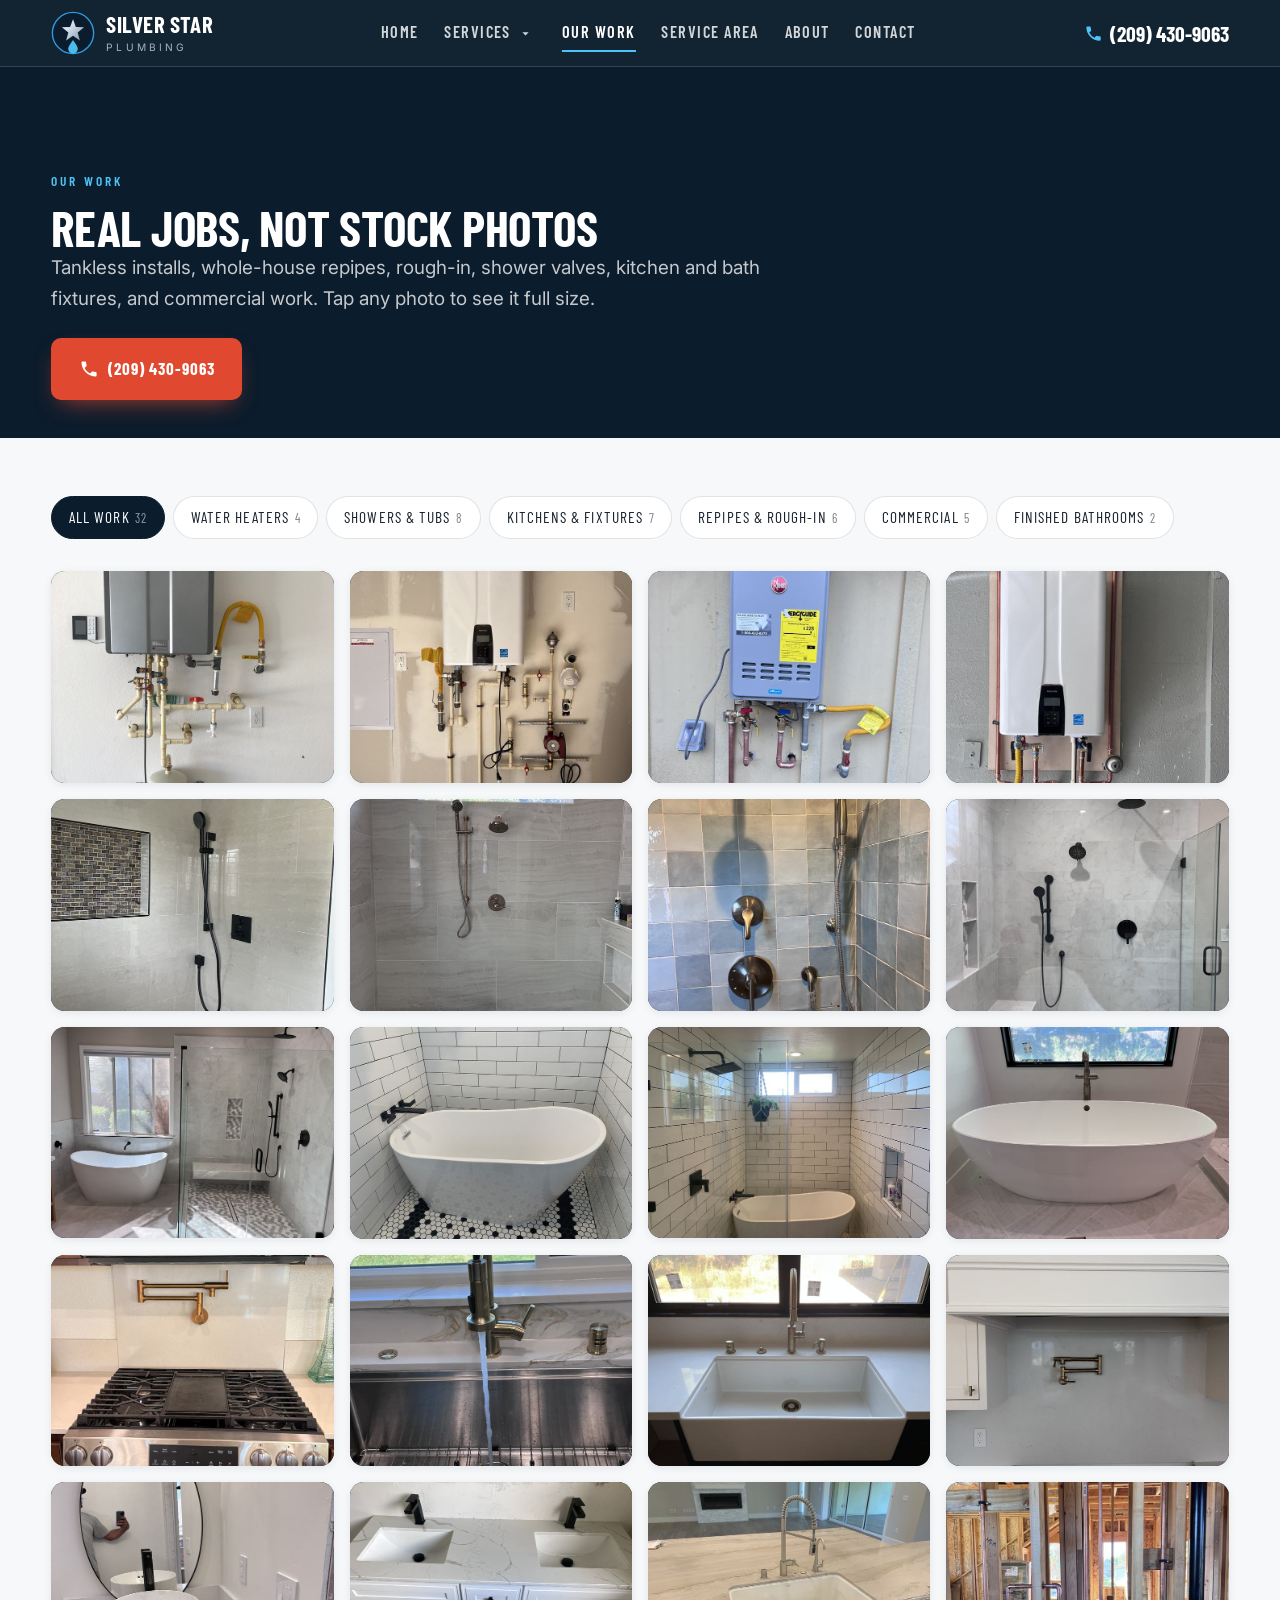
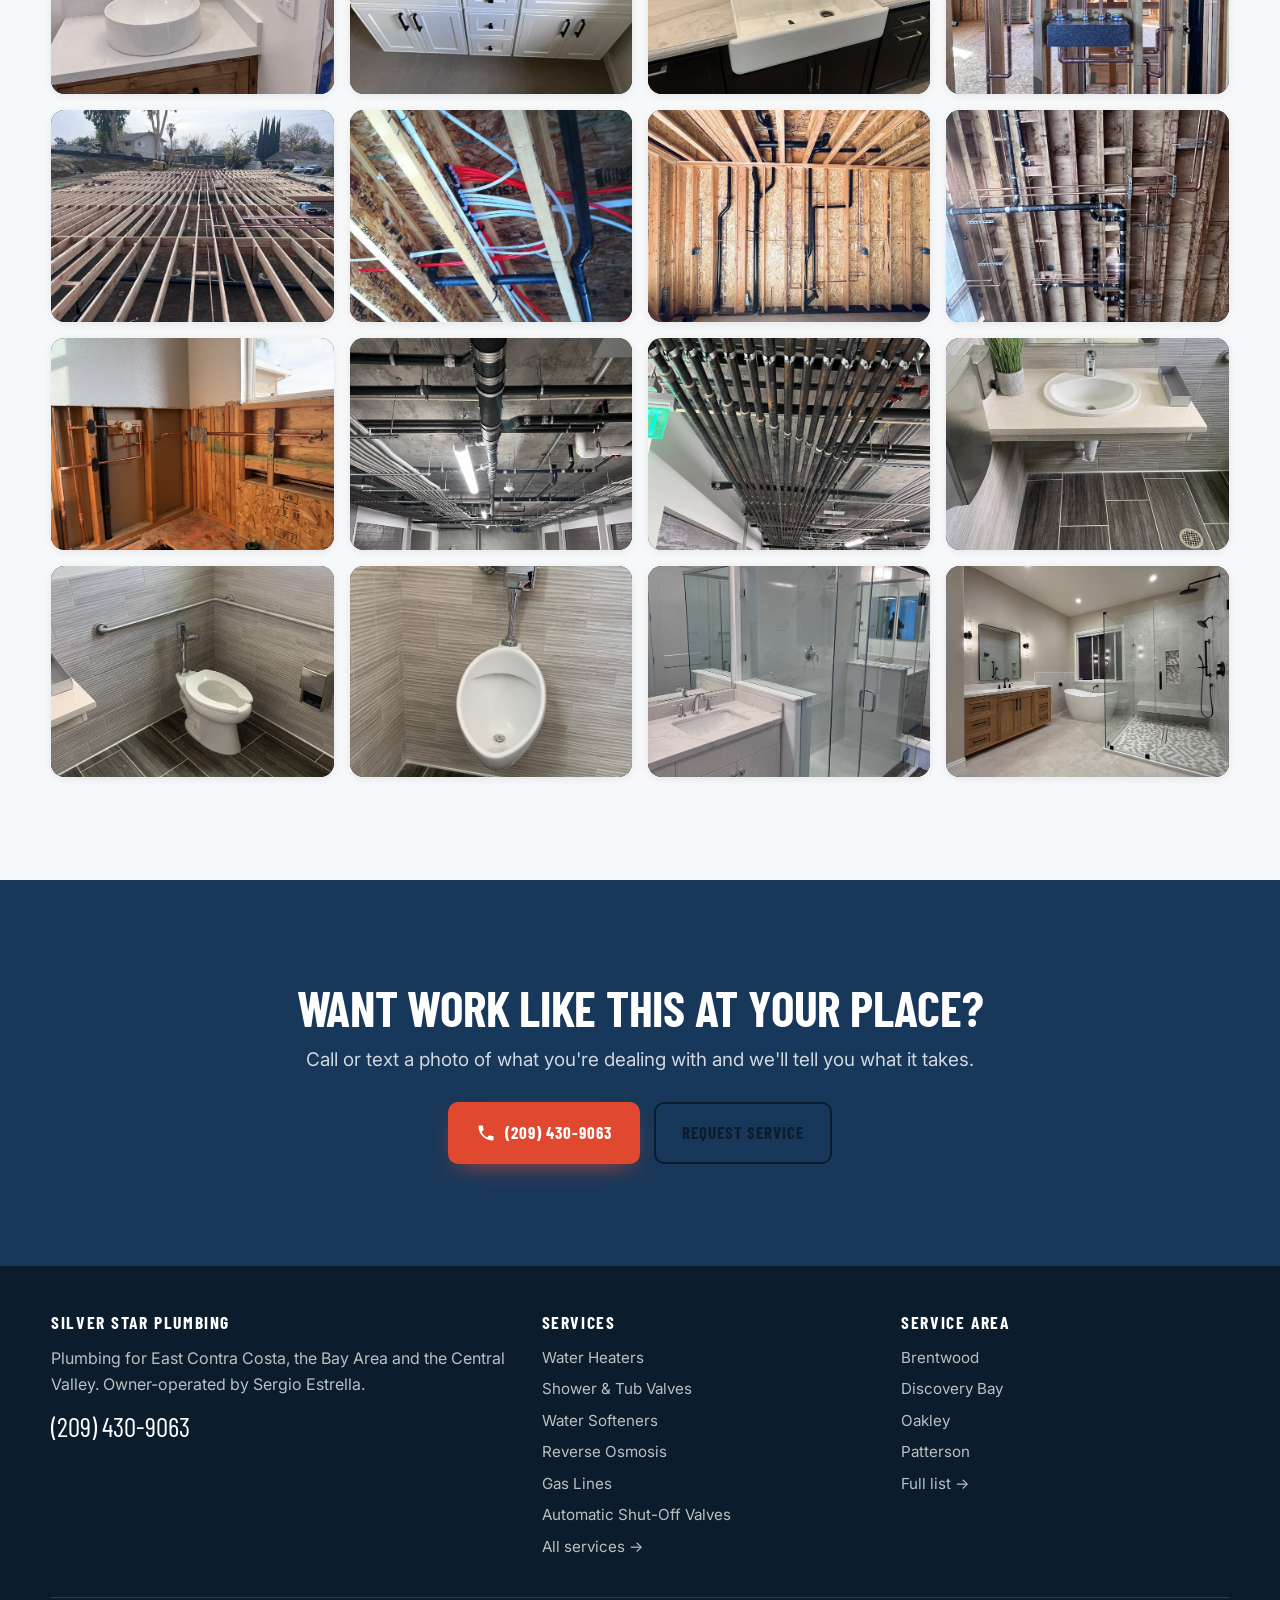
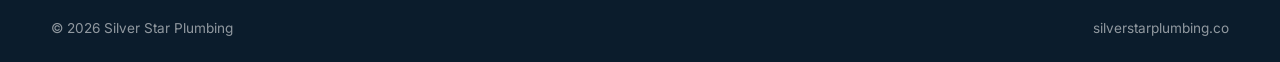
<file: work.html>
<!doctype html>
<html lang="en">
<head>
<meta charset="utf-8">
<meta name="viewport" content="width=device-width, initial-scale=1">
<title>Our Work — Water Heaters, Repipes, Showers | Silver Star Plumbing</title>
<meta name="description" content="Photos of real Silver Star Plumbing jobs: tankless water heater installs, whole-house repipes and rough-in, shower valves, kitchen and bath fixtures, and commercial work.">
<link rel="canonical" href="https://silverstarplumbing.co/work.html">
<link rel="icon" href="img/logo.svg" type="image/svg+xml">
<link rel="preconnect" href="https://fonts.googleapis.com">
<link rel="preconnect" href="https://fonts.gstatic.com" crossorigin>
<link href="https://fonts.googleapis.com/css2?family=Barlow+Condensed:wght@600;700&family=Inter:wght@400;500;600;700&display=swap" rel="stylesheet">
<link rel="stylesheet" href="css/style.css">
</head>
<body>
<a class="skip" href="#main">Skip to content</a>
<header class="site-header" id="site-header"></header>

<main id="main">

  <section class="band-dark on-dark" style="padding-bottom:2.4rem">
    <div class="wrap">
      <p class="eyebrow light">Our Work</p>
      <h2>Real jobs, not stock photos</h2>
      <p class="lede">Tankless installs, whole-house repipes, rough-in, shower valves, kitchen and bath fixtures, and commercial work. Tap any photo to see it full size.</p>
      <p style="margin-top:1.5rem"><a class="btn btn-call" href="#" data-phone data-phone-text></a></p>
    </div>
  </section>

  <section style="padding-top:2rem">
    <div class="wrap">
      <div class="filter-row" id="filters" role="group" aria-label="Filter photos by type of work"></div>
      <div class="shots" id="shots"></div>
    </div>
  </section>

  <section class="cta-band">
    <div class="wrap">
      <h2>Want work like this at your place?</h2>
      <p class="lede">Call or text a photo of what you're dealing with and we'll tell you what it takes.</p>
      <div class="cta-actions">
        <a class="btn btn-call" href="#" data-phone data-phone-text></a>
        <a class="btn btn-ghost" href="contact.html">Request Service</a>
      </div>
    </div>
  </section>

</main>

<footer class="site-footer" id="site-footer"></footer>
<div class="call-bar" id="call-bar"></div>

<script src="js/config.js"></script>
<script src="js/gallery-data.js"></script>
<script src="js/main.js"></script>
</body>
</html>
</file>
<file: css/style.css>
/* =========================================================
   Silver Star Plumbing — design system
   Navy / steel silver / water blue. Condensed industrial
   display face, clean sans body. Mobile-first: most plumbing
   traffic is a person standing in a wet room holding a phone.
   ========================================================= */

:root {
  --navy: #0b1c2c;
  --navy-2: #10273d;
  --navy-3: #17385a;
  --ink: #16202b;
  --ink-soft: #4a5a6b;
  --paper: #f6f8fa;
  --white: #ffffff;
  --steel: #c9d7e4;
  --line: rgba(11, 28, 44, .12);
  --line-dark: rgba(201, 215, 228, .18);
  --blue: #1b7fd4;
  --blue-dark: #1466ac;
  --water: #4fc3f7;
  --alert: #e0492f;
  --alert-dark: #bd3a23;

  --shadow-sm: 0 2px 8px rgba(11, 28, 44, .08);
  --shadow: 0 18px 44px -18px rgba(11, 28, 44, .38);
  --shadow-lg: 0 30px 70px -26px rgba(11, 28, 44, .5);
  --radius: 14px;
  --radius-lg: 22px;

  --display: "Barlow Condensed", "Oswald", "Avenir Next Condensed", "Arial Narrow",
             "Helvetica Neue", sans-serif;
  --body: "Inter", -apple-system, BlinkMacSystemFont, "Segoe UI", Roboto, sans-serif;
}

*, *::before, *::after { margin: 0; padding: 0; box-sizing: border-box; }
html { scroll-behavior: smooth; -webkit-text-size-adjust: 100%; }
body {
  font-family: var(--body);
  background: var(--paper);
  color: var(--ink);
  line-height: 1.65;
  -webkit-font-smoothing: antialiased;
  overflow-x: hidden;
}
img, svg { max-width: 100%; height: auto; display: block; }
.card-art img { height: 100%; }
a { color: inherit; text-decoration: none; }
button { font: inherit; cursor: pointer; }

h1, h2, h3, h4, .display {
  font-family: var(--display);
  font-weight: 700;
  line-height: 1.02;
  letter-spacing: -.005em;
  text-transform: uppercase;
}
h1 { font-size: clamp(2.6rem, 7.4vw, 4.9rem); }
h2 { font-size: clamp(2rem, 5vw, 3.1rem); }
h3 { font-size: clamp(1.25rem, 2.6vw, 1.6rem); }

.wrap { width: min(1180px, 92vw); margin: 0 auto; }
.center { text-align: center; }
.eyebrow {
  font-family: var(--display);
  text-transform: uppercase;
  letter-spacing: .22em;
  font-size: .84rem;
  font-weight: 600;
  color: var(--blue);
  margin-bottom: .6rem;
}
.on-dark .eyebrow, .eyebrow.light { color: var(--water); }
.lede { font-size: clamp(1.02rem, 2vw, 1.18rem); color: var(--ink-soft); max-width: 62ch; }
.on-dark .lede { color: rgba(255, 255, 255, .76); }
section { padding: clamp(3.6rem, 8vw, 6.4rem) 0; }

/* ---------- skip link ---------- */
.skip {
  position: absolute; left: -9999px; top: 0; z-index: 200;
  background: var(--navy); color: #fff; padding: 12px 18px; border-radius: 0 0 10px 0;
}
.skip:focus { left: 0; }

/* ---------- buttons ---------- */
.btn {
  display: inline-flex; align-items: center; justify-content: center; gap: .55rem;
  font-family: var(--display); text-transform: uppercase; letter-spacing: .06em;
  font-weight: 700; font-size: 1.06rem;
  padding: .92rem 1.6rem; border: 2px solid transparent; border-radius: 10px;
  transition: transform .16s ease, box-shadow .2s ease, background .2s ease, color .2s ease;
  min-height: 52px;
}
.btn:hover { transform: translateY(-2px); }
.btn:active { transform: translateY(0); }
.btn-call { background: var(--alert); color: #fff; box-shadow: 0 10px 24px -10px rgba(224, 73, 47, .8); }
.btn-call:hover { background: var(--alert-dark); }
.btn-primary { background: var(--blue); color: #fff; box-shadow: 0 10px 24px -10px rgba(27, 127, 212, .8); }
.btn-primary:hover { background: var(--blue-dark); }
.btn-ghost { border-color: currentColor; color: var(--navy); }
.on-dark .btn-ghost { color: #fff; }
.btn-ghost:hover { background: rgba(255, 255, 255, .1); }
.btn svg { width: 20px; height: 20px; fill: currentColor; }

/* ---------- header ---------- */
.site-header {
  position: sticky; top: 0; z-index: 80;
  background: rgba(11, 28, 44, .97);
  backdrop-filter: blur(12px);
  border-bottom: 1px solid var(--line-dark);
}
.header-inner {
  display: flex; align-items: center; justify-content: space-between; gap: 1rem;
  padding: .7rem 4vw;
}
.brand { display: flex; align-items: center; gap: .7rem; }
.brand img { width: 44px; height: 44px; }
.brand-text { line-height: 1.02; }
.brand-name {
  font-family: var(--display); font-weight: 700; text-transform: uppercase;
  font-size: 1.42rem; color: #fff; letter-spacing: .01em;
}
.brand-sub {
  font-size: .64rem; letter-spacing: .3em; text-transform: uppercase;
  color: var(--steel); opacity: .8;
}
.nav { display: flex; align-items: center; gap: 1.6rem; }
.nav a {
  font-family: var(--display); text-transform: uppercase; letter-spacing: .09em;
  font-weight: 600; font-size: 1.02rem; color: rgba(255, 255, 255, .82);
  padding: .3rem 0; border-bottom: 2px solid transparent;
}
.nav a:hover, .nav a.active { color: #fff; border-bottom-color: var(--water); }
.header-cta { display: flex; align-items: center; gap: .75rem; }
.header-phone {
  font-family: var(--display); font-size: 1.34rem; font-weight: 700; color: #fff;
  display: flex; align-items: center; gap: .45rem; white-space: nowrap;
}
.header-phone svg { width: 19px; height: 19px; fill: var(--water); }
.nav-toggle {
  display: none; background: none; border: 1px solid var(--line-dark);
  border-radius: 8px; padding: .5rem .6rem; color: #fff;
}
.nav-toggle svg { width: 24px; height: 24px; fill: currentColor; }

/* ---------- services dropdown ----------
   Every service reachable in one step from any page. */
.nav-item { position: relative; display: flex; align-items: center; gap: .25rem; }
.nav-caret {
  background: none; border: 0; color: rgba(255, 255, 255, .82); padding: .2rem;
  display: flex; align-items: center; border-radius: 6px;
}
.nav-caret svg { width: 15px; height: 15px; fill: currentColor; transition: transform .2s ease; }
.nav-item.open .nav-caret svg { transform: rotate(180deg); }

.mega {
  position: absolute; top: calc(100% + .55rem); left: -.6rem; z-index: 95;
  min-width: 460px; padding: .6rem;
  display: grid; grid-template-columns: 1fr 1fr; gap: .1rem;
  background: var(--navy-2); border: 1px solid var(--line-dark);
  border-radius: 16px; box-shadow: var(--shadow-lg);
  opacity: 0; visibility: hidden; transform: translateY(6px);
  transition: opacity .18s ease, transform .18s ease, visibility .18s;
}
.nav-item:hover .mega, .nav-item:focus-within .mega, .nav-item.open .mega {
  opacity: 1; visibility: visible; transform: none;
}
.nav .mega a {
  font-family: var(--body); text-transform: none; letter-spacing: 0;
  font-size: .94rem; font-weight: 500; padding: .5rem .7rem;
  border-radius: 9px; border-bottom: 0; color: rgba(255, 255, 255, .84);
}
.nav .mega a:hover, .nav .mega a:focus-visible {
  background: rgba(79, 195, 247, .14); color: #fff; border-bottom: 0;
}

@media (max-width: 940px) {
  .nav-item { flex-wrap: wrap; width: 100%; border-bottom: 1px solid var(--line-dark); }
  .nav-item > a { flex: 1; border-bottom: 0 !important; }
  .nav-caret { padding: .85rem .4rem; }
  .mega {
    position: static; min-width: 0; width: 100%; grid-template-columns: 1fr;
    background: none; border: 0; box-shadow: none; padding: 0 0 .6rem .4rem;
    display: none; opacity: 1; visibility: visible; transform: none;
  }
  .nav-item.open .mega { display: grid; }
  .nav-item:hover .mega, .nav-item:focus-within .mega { display: none; }
  .nav-item.open:hover .mega, .nav-item.open:focus-within .mega { display: grid; }
}

/* ---------- in-page service jump bar (services page) ---------- */
.jump-bar {
  position: sticky; top: 62px; z-index: 70;
  background: rgba(11, 28, 44, .96); backdrop-filter: blur(10px);
  border-bottom: 1px solid var(--line-dark);
  display: flex; gap: .4rem; overflow-x: auto; scrollbar-width: none;
  padding: .6rem 4vw;
}
.jump-bar::-webkit-scrollbar { display: none; }
.jump-bar a {
  flex: none; white-space: nowrap;
  font-family: var(--display); text-transform: uppercase; letter-spacing: .06em;
  font-size: .95rem; color: rgba(255, 255, 255, .72);
  padding: .4rem .85rem; border-radius: 999px; border: 1px solid transparent;
}
.jump-bar a:hover { color: #fff; border-color: var(--line-dark); }
.jump-bar a.active { background: var(--blue); border-color: var(--blue); color: #fff; }

/* ---------- back to top ---------- */
.to-top {
  position: fixed; right: 18px; bottom: 18px; z-index: 88;
  width: 48px; height: 48px; border-radius: 50%;
  background: var(--navy); color: #fff; border: 1px solid var(--line-dark);
  display: flex; align-items: center; justify-content: center;
  box-shadow: var(--shadow); opacity: 0; pointer-events: none;
  transform: translateY(10px); transition: opacity .22s ease, transform .22s ease;
}
.to-top.show { opacity: 1; pointer-events: auto; transform: none; }
.to-top svg { width: 22px; height: 22px; fill: currentColor; }
@media (max-width: 780px) { .to-top { bottom: 70px; } }

/* ---------- work gallery ---------- */
.filter-row { display: flex; flex-wrap: wrap; gap: .5rem; margin: 1.6rem 0 2rem; }
.filter-btn {
  font-family: var(--display); text-transform: uppercase; letter-spacing: .07em;
  font-size: .96rem; padding: .5rem 1.05rem; border-radius: 999px;
  border: 1px solid var(--line); background: var(--white); color: var(--ink);
  transition: background .18s, color .18s, border-color .18s;
}
.filter-btn:hover { border-color: var(--blue); color: var(--blue); }
.filter-btn.active { background: var(--navy); border-color: var(--navy); color: #fff; }
.filter-btn .n { opacity: .55; margin-left: .35rem; font-size: .85em; }

.shots { display: grid; grid-template-columns: repeat(auto-fill, minmax(260px, 1fr)); gap: 1rem; }
.shot {
  position: relative; display: block; padding: 0; border: 0; background: var(--navy);
  border-radius: var(--radius); overflow: hidden; aspect-ratio: 4 / 3;
  box-shadow: var(--shadow-sm); cursor: zoom-in;
  transition: transform .2s ease, box-shadow .25s ease;
}
.shot:hover { transform: translateY(-3px); box-shadow: var(--shadow); }
.shot img { width: 100%; height: 100%; object-fit: cover; }
.shot figcaption {
  position: absolute; inset: auto 0 0 0; text-align: left;
  padding: 1.6rem .9rem .7rem; color: #fff; font-size: .88rem; line-height: 1.35;
  background: linear-gradient(180deg, transparent, rgba(11, 28, 44, .92));
  opacity: 0; transition: opacity .2s ease;
}
.shot:hover figcaption, .shot:focus-visible figcaption { opacity: 1; }
@media (hover: none) { .shot figcaption { opacity: 1; } }

/* ---------- lightbox ---------- */
.lightbox {
  position: fixed; inset: 0; z-index: 200; display: none;
  background: rgba(6, 15, 24, .95); padding: 2vh 2vw;
  align-items: center; justify-content: center;
}
.lightbox.open { display: flex; }
.lightbox figure { max-width: 100%; max-height: 100%; text-align: center; }
.lightbox img {
  max-width: 100%; max-height: 82vh; margin: 0 auto;
  border-radius: 10px; box-shadow: var(--shadow-lg);
}
.lightbox figcaption { color: rgba(255, 255, 255, .85); margin-top: .9rem; font-size: .95rem; }
.lb-btn {
  position: absolute; background: rgba(255, 255, 255, .1); color: #fff;
  border: 1px solid var(--line-dark); border-radius: 50%;
  width: 50px; height: 50px; display: flex; align-items: center; justify-content: center;
}
.lb-btn:hover { background: rgba(255, 255, 255, .2); }
.lb-btn svg { width: 24px; height: 24px; fill: currentColor; }
.lb-close { top: 16px; right: 16px; }
.lb-prev { left: 16px; top: 50%; transform: translateY(-50%); }
.lb-next { right: 16px; top: 50%; transform: translateY(-50%); }
@media (max-width: 620px) {
  .lb-prev { left: 8px; } .lb-next { right: 8px; }
  .lb-btn { width: 44px; height: 44px; }
}

/* ---------- scroll reveal ---------- */
.reveal { opacity: 0; transform: translateY(18px); transition: opacity .6s ease, transform .6s ease; }
.reveal.in { opacity: 1; transform: none; }

/* ---------- visible keyboard focus ---------- */
a:focus-visible, button:focus-visible, input:focus-visible,
select:focus-visible, textarea:focus-visible {
  outline: 3px solid var(--water); outline-offset: 3px; border-radius: 4px;
}

@media (max-width: 940px) {
  .nav {
    position: fixed; inset: 62px 0 auto 0; flex-direction: column; gap: 0;
    background: var(--navy); border-bottom: 1px solid var(--line-dark);
    padding: .5rem 4vw 1.2rem; display: none;
  }
  .nav.open { display: flex; }
  .nav a { width: 100%; padding: .85rem 0; border-bottom: 1px solid var(--line-dark); }
  .nav a:hover, .nav a.active { border-bottom-color: var(--line-dark); }
  .nav-toggle { display: block; }
  .header-phone span { display: none; }
  .header-phone::after { content: "Call"; font-size: 1.1rem; }
}
@media (max-width: 460px) {
  .brand img { width: 38px; height: 38px; }
  .brand-name { font-size: 1.18rem; }
  .brand-sub { font-size: .58rem; letter-spacing: .24em; }
}

/* ---------- hero ---------- */
.hero {
  position: relative; color: #fff; overflow: hidden;
  background: var(--navy);
  padding: clamp(3.4rem, 9vw, 7rem) 0 clamp(4rem, 9vw, 7rem);
}
.hero::before {
  content: ""; position: absolute; inset: 0;
  background-image: url("../img/photos/hero.jpg");
  background-size: cover; background-position: center right;
  opacity: 1;
}
.hero::after {
  content: ""; position: absolute; inset: 0;
  background: linear-gradient(100deg, var(--navy) 4%, rgba(11, 28, 44, .93) 38%, rgba(11, 28, 44, .55) 100%);
}
@media (max-width: 780px) {
  .hero::after {
    background: linear-gradient(180deg, rgba(11, 28, 44, .92) 40%, rgba(11, 28, 44, .78) 100%);
  }
}
.hero .wrap { position: relative; z-index: 2; }
.hero h1 { margin-bottom: 1rem; text-shadow: 0 4px 30px rgba(0, 0, 0, .45); }
.hero h1 .accent { color: var(--water); display: block; }
.hero .lede { margin-bottom: 1.8rem; }
.hero-actions { display: flex; flex-wrap: wrap; gap: .9rem; margin-bottom: 2rem; }
.hero-trust { display: flex; flex-wrap: wrap; gap: .6rem 1.6rem; font-size: .93rem; color: rgba(255, 255, 255, .8); }
.hero-trust li { list-style: none; display: flex; align-items: center; gap: .45rem; }
.hero-trust svg { width: 17px; height: 17px; fill: var(--water); flex: none; }

/* ---------- alert strip ---------- */
.strip {
  background: var(--alert); color: #fff;
  font-family: var(--display); text-transform: uppercase; letter-spacing: .08em;
  font-size: 1.02rem; text-align: center; padding: .7rem 4vw;
}
.strip a { text-decoration: underline; text-underline-offset: 3px; }

/* ---------- service grid ---------- */
.grid { display: grid; gap: 1.4rem; }
.grid-3 { grid-template-columns: repeat(auto-fit, minmax(290px, 1fr)); }
.grid-2 { grid-template-columns: repeat(auto-fit, minmax(340px, 1fr)); }
.grid-4 { grid-template-columns: repeat(auto-fit, minmax(215px, 1fr)); }

.card {
  background: var(--white); border: 1px solid var(--line); border-radius: var(--radius-lg);
  overflow: hidden; box-shadow: var(--shadow-sm);
  transition: transform .2s ease, box-shadow .25s ease, border-color .2s ease;
  display: flex; flex-direction: column;
}
.card:hover { transform: translateY(-4px); box-shadow: var(--shadow); border-color: rgba(27, 127, 212, .4); }
.card-art { aspect-ratio: 4 / 3; background: var(--navy); overflow: hidden; }
.card-art img { width: 100%; height: 100%; object-fit: cover; }
.card-body { padding: 1.3rem 1.4rem 1.5rem; flex: 1; display: flex; flex-direction: column; }
.card-body h3 { margin-bottom: .5rem; }
.card-body p { color: var(--ink-soft); font-size: .97rem; }
.card-link {
  margin-top: auto; padding-top: 1rem;
  font-family: var(--display); text-transform: uppercase; letter-spacing: .08em;
  font-weight: 700; color: var(--blue); display: inline-flex; align-items: center; gap: .35rem;
}
.card:hover .card-link { gap: .65rem; }
.card-link::after { content: "→"; transition: transform .2s ease; }

/* ---------- detailed service blocks ---------- */
.svc {
  display: grid; grid-template-columns: minmax(0, 1fr) minmax(0, 1fr);
  gap: clamp(1.6rem, 4vw, 3.4rem); align-items: center;
  padding: clamp(2rem, 5vw, 3.2rem) 0; border-bottom: 1px solid var(--line);
  scroll-margin-top: 90px;
}
.svc:last-child { border-bottom: none; }
.svc:nth-child(even) .svc-art { order: 2; }
.svc-art { border-radius: var(--radius-lg); overflow: hidden; box-shadow: var(--shadow); background: var(--navy); }
.svc-art img { width: 100%; }
.svc h2 { margin-bottom: .7rem; }
.svc ul { list-style: none; margin-top: 1.1rem; display: grid; gap: .55rem; }
.svc li { display: flex; gap: .6rem; align-items: flex-start; font-size: .99rem; }
.svc li svg { width: 19px; height: 19px; fill: var(--blue); flex: none; margin-top: .28rem; }
@media (max-width: 800px) {
  .svc { grid-template-columns: 1fr; }
  .svc:nth-child(even) .svc-art { order: 0; }
}

/* ---------- dark band ---------- */
.band-dark { background: var(--navy); color: #fff; }
.band-dark h2 { color: #fff; }
.band-tint { background: linear-gradient(180deg, #eef3f8, var(--paper)); }

/* ---------- steps ---------- */
.steps { counter-reset: step; }
.step {
  position: relative; background: var(--white); border: 1px solid var(--line);
  border-radius: var(--radius); padding: 1.6rem 1.4rem 1.4rem; box-shadow: var(--shadow-sm);
}
.band-dark .step { background: rgba(255, 255, 255, .05); border-color: var(--line-dark); }
.step::before {
  counter-increment: step; content: counter(step, decimal-leading-zero);
  font-family: var(--display); font-size: 2.4rem; font-weight: 700; color: var(--blue);
  line-height: 1; display: block; margin-bottom: .5rem; opacity: .85;
}
.band-dark .step::before { color: var(--water); }
.step h3 { margin-bottom: .35rem; }
.step p { font-size: .95rem; color: var(--ink-soft); }
.band-dark .step p { color: rgba(255, 255, 255, .72); }

/* ---------- areas ---------- */
.chips { display: flex; flex-wrap: wrap; gap: .6rem; margin-top: 1.4rem; }
.chip {
  border: 1px solid var(--line); background: var(--white); border-radius: 999px;
  padding: .45rem 1.05rem; font-size: .95rem; box-shadow: var(--shadow-sm);
}
.chip.primary { background: var(--navy); color: #fff; border-color: var(--navy); font-weight: 600; }
.band-dark .chip { background: rgba(255, 255, 255, .07); border-color: var(--line-dark); color: #fff; box-shadow: none; }
.band-dark .chip.primary { background: var(--blue); border-color: var(--blue); }

/* ---------- form ---------- */
.form-wrap {
  background: var(--white); border: 1px solid var(--line); border-radius: var(--radius-lg);
  padding: clamp(1.4rem, 4vw, 2.4rem); box-shadow: var(--shadow);
}
.field { margin-bottom: 1.05rem; }
.field label {
  display: block; font-weight: 600; font-size: .92rem; margin-bottom: .35rem; color: var(--ink);
}
.field .req { color: var(--alert); }
.field input, .field select, .field textarea {
  width: 100%; font: inherit; color: var(--ink);
  padding: .8rem .95rem; border: 1px solid rgba(11, 28, 44, .22); border-radius: 10px;
  background: var(--white); transition: border-color .18s, box-shadow .18s;
  min-height: 50px;
}
.field textarea { min-height: 130px; resize: vertical; }
.field input:focus, .field select:focus, .field textarea:focus {
  outline: none; border-color: var(--blue); box-shadow: 0 0 0 3px rgba(27, 127, 212, .18);
}
.field.invalid input, .field.invalid select, .field.invalid textarea { border-color: var(--alert); }
.field-error { display: none; color: var(--alert); font-size: .85rem; margin-top: .3rem; }
.field.invalid .field-error { display: block; }
.field-row { display: grid; grid-template-columns: 1fr 1fr; gap: 1rem; }
@media (max-width: 620px) { .field-row { grid-template-columns: 1fr; gap: 0; } }
.form-note { font-size: .86rem; color: var(--ink-soft); margin-top: .9rem; }
.form-status {
  display: none; margin-top: 1rem; padding: .9rem 1.1rem; border-radius: 10px;
  font-size: .95rem; border: 1px solid;
}
.form-status.show { display: block; }
.form-status.ok { background: #e8f6ee; border-color: #96d6b0; color: #14663c; }
.form-status.err { background: #fdecea; border-color: #f3b3a8; color: #8f2718; }

/* ---------- contact rail ---------- */
.contact-rail { display: grid; gap: 1rem; }
.contact-item {
  display: flex; gap: .9rem; align-items: flex-start;
  padding: 1.1rem 1.2rem; border: 1px solid var(--line-dark); border-radius: var(--radius);
  background: rgba(255, 255, 255, .05);
}
.contact-item svg { width: 24px; height: 24px; fill: var(--water); flex: none; margin-top: .2rem; }
.contact-item .k {
  font-family: var(--display); text-transform: uppercase; letter-spacing: .1em;
  font-size: .82rem; color: var(--steel);
}
.contact-item .v { font-size: 1.15rem; font-weight: 600; color: #fff; }
.contact-item .v.big { font-family: var(--display); font-size: 1.85rem; }

/* ---------- CTA band ---------- */
.cta-band { background: var(--navy-3); color: #fff; text-align: center; }
.cta-band h2 { margin-bottom: .7rem; }
.cta-band .lede { margin: 0 auto 1.7rem; color: rgba(255, 255, 255, .8); }
.cta-actions { display: flex; flex-wrap: wrap; gap: .9rem; justify-content: center; }

/* ---------- footer ---------- */
.site-footer { background: var(--navy); color: rgba(255, 255, 255, .72); padding: 3rem 0 1.4rem; }
.footer-grid { display: grid; grid-template-columns: 1.4fr 1fr 1fr; gap: 2rem; }
@media (max-width: 780px) { .footer-grid { grid-template-columns: 1fr; gap: 1.6rem; } }
.site-footer h4 {
  color: #fff; font-size: 1.1rem; letter-spacing: .09em; margin-bottom: .8rem;
}
.site-footer ul { list-style: none; display: grid; gap: .4rem; font-size: .95rem; }
.site-footer a:hover { color: #fff; text-decoration: underline; text-underline-offset: 3px; }
.footer-phone {
  font-family: var(--display); font-size: 1.7rem; color: #fff; display: inline-block; margin-top: .4rem;
}
.footer-bottom {
  margin-top: 2.4rem; padding-top: 1.2rem; border-top: 1px solid var(--line-dark);
  display: flex; flex-wrap: wrap; gap: .5rem 1.4rem; justify-content: space-between;
  font-size: .85rem; color: rgba(255, 255, 255, .55);
}

/* ---------- sticky mobile call bar ---------- */
.call-bar {
  position: fixed; left: 0; right: 0; bottom: 0; z-index: 90;
  display: none; grid-template-columns: 1fr 1fr;
  border-top: 1px solid rgba(255, 255, 255, .18);
}
.call-bar a {
  display: flex; align-items: center; justify-content: center; gap: .5rem;
  padding: .95rem .6rem; font-family: var(--display); text-transform: uppercase;
  letter-spacing: .06em; font-size: 1.08rem; color: #fff;
}
.call-bar .c1 { background: var(--alert); }
.call-bar .c2 { background: var(--navy); }
.call-bar svg { width: 19px; height: 19px; fill: currentColor; }
@media (max-width: 780px) {
  .call-bar { display: grid; }
  body { padding-bottom: 58px; }
}

/* ---------- misc ---------- */
.badge-row { display: flex; flex-wrap: wrap; gap: .6rem; margin-top: 1.2rem; }
.badge {
  display: inline-flex; align-items: center; gap: .4rem;
  border: 1px solid var(--line-dark); border-radius: 999px; padding: .35rem .9rem;
  font-size: .84rem; color: rgba(255, 255, 255, .82);
}
.badge svg { width: 15px; height: 15px; fill: var(--water); }

.faq-item { border-bottom: 1px solid var(--line); padding: 1.1rem 0; }
.faq-item h3 { font-size: 1.18rem; margin-bottom: .4rem; }
.faq-item p { color: var(--ink-soft); font-size: .98rem; }

.owner-card {
  display: grid; grid-template-columns: 150px 1fr; gap: 1.6rem; align-items: center;
}
@media (max-width: 620px) { .owner-card { grid-template-columns: 1fr; text-align: left; } }
.owner-mark {
  width: 150px; height: 150px; border-radius: 50%; overflow: hidden;
  background: var(--navy); box-shadow: var(--shadow); padding: 10px;
}

@media (prefers-reduced-motion: reduce) {
  * { animation: none !important; transition: none !important; scroll-behavior: auto !important; }
}
</file>
